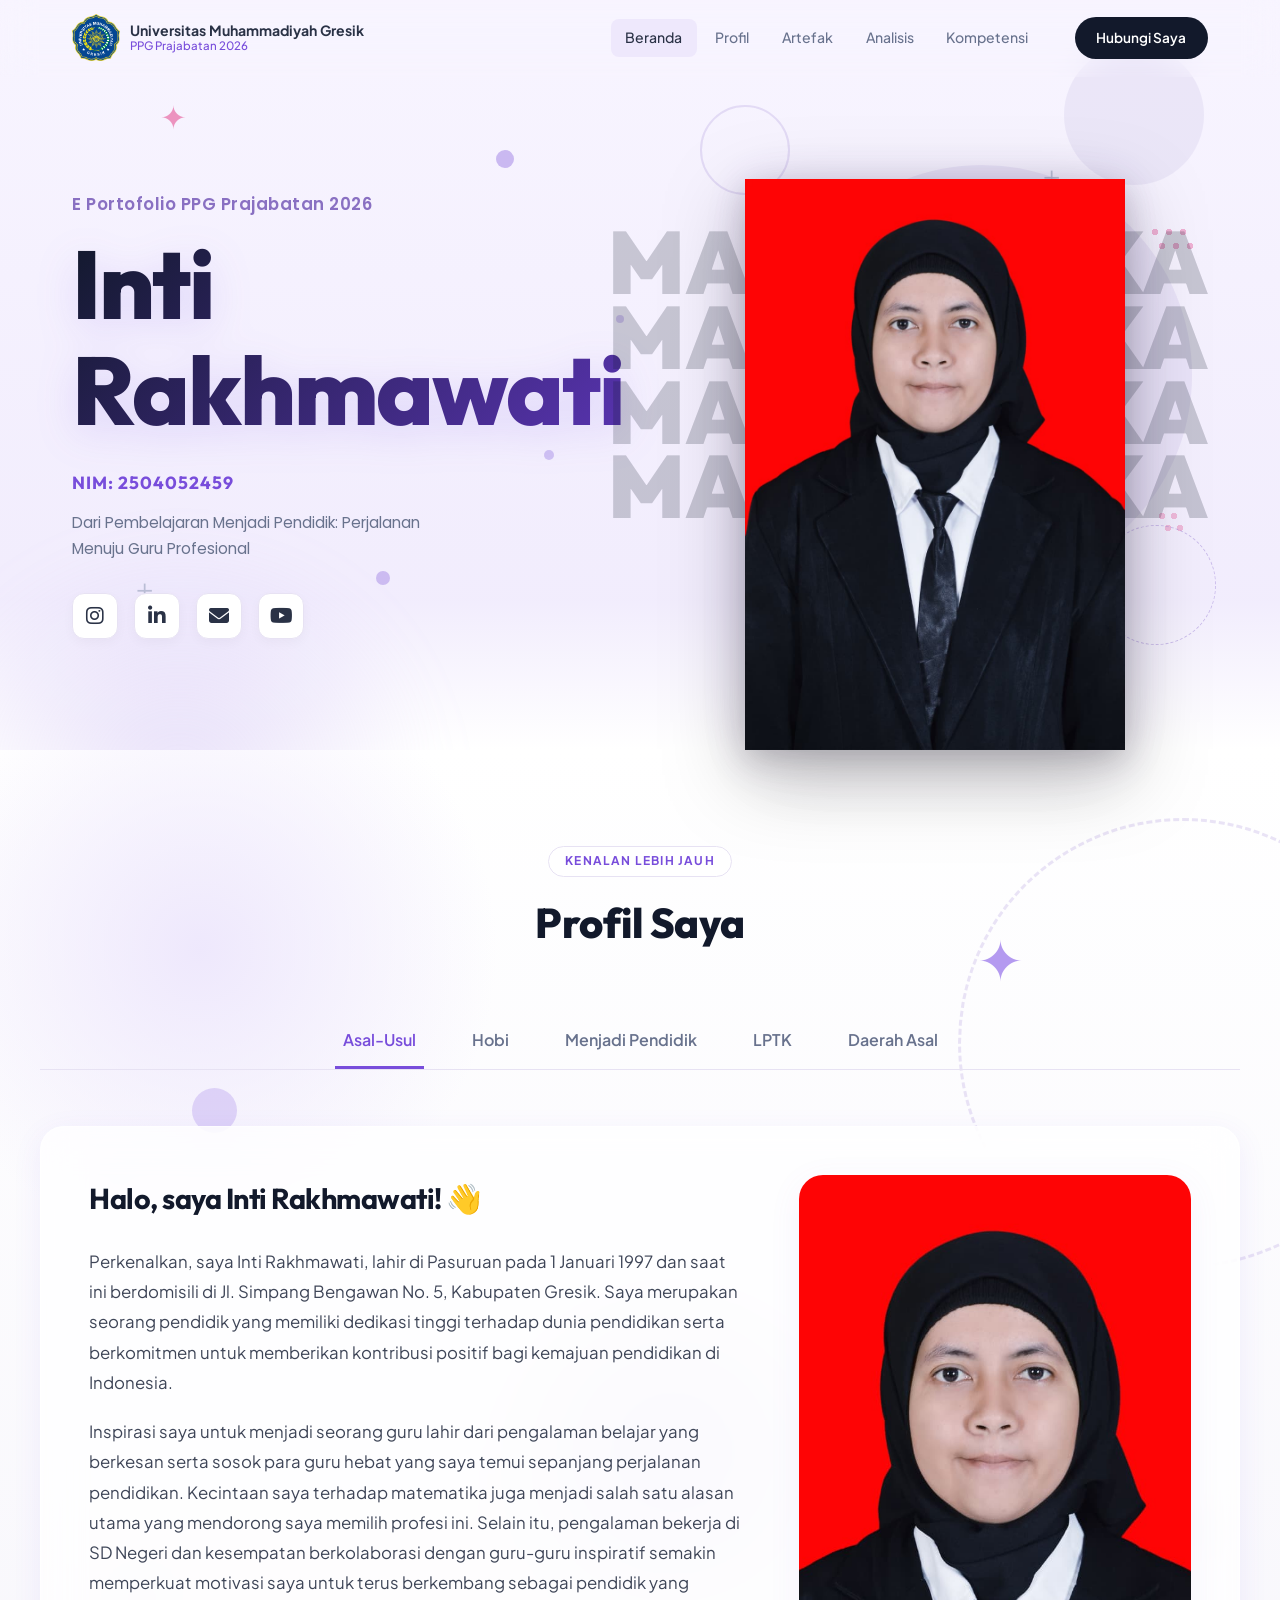
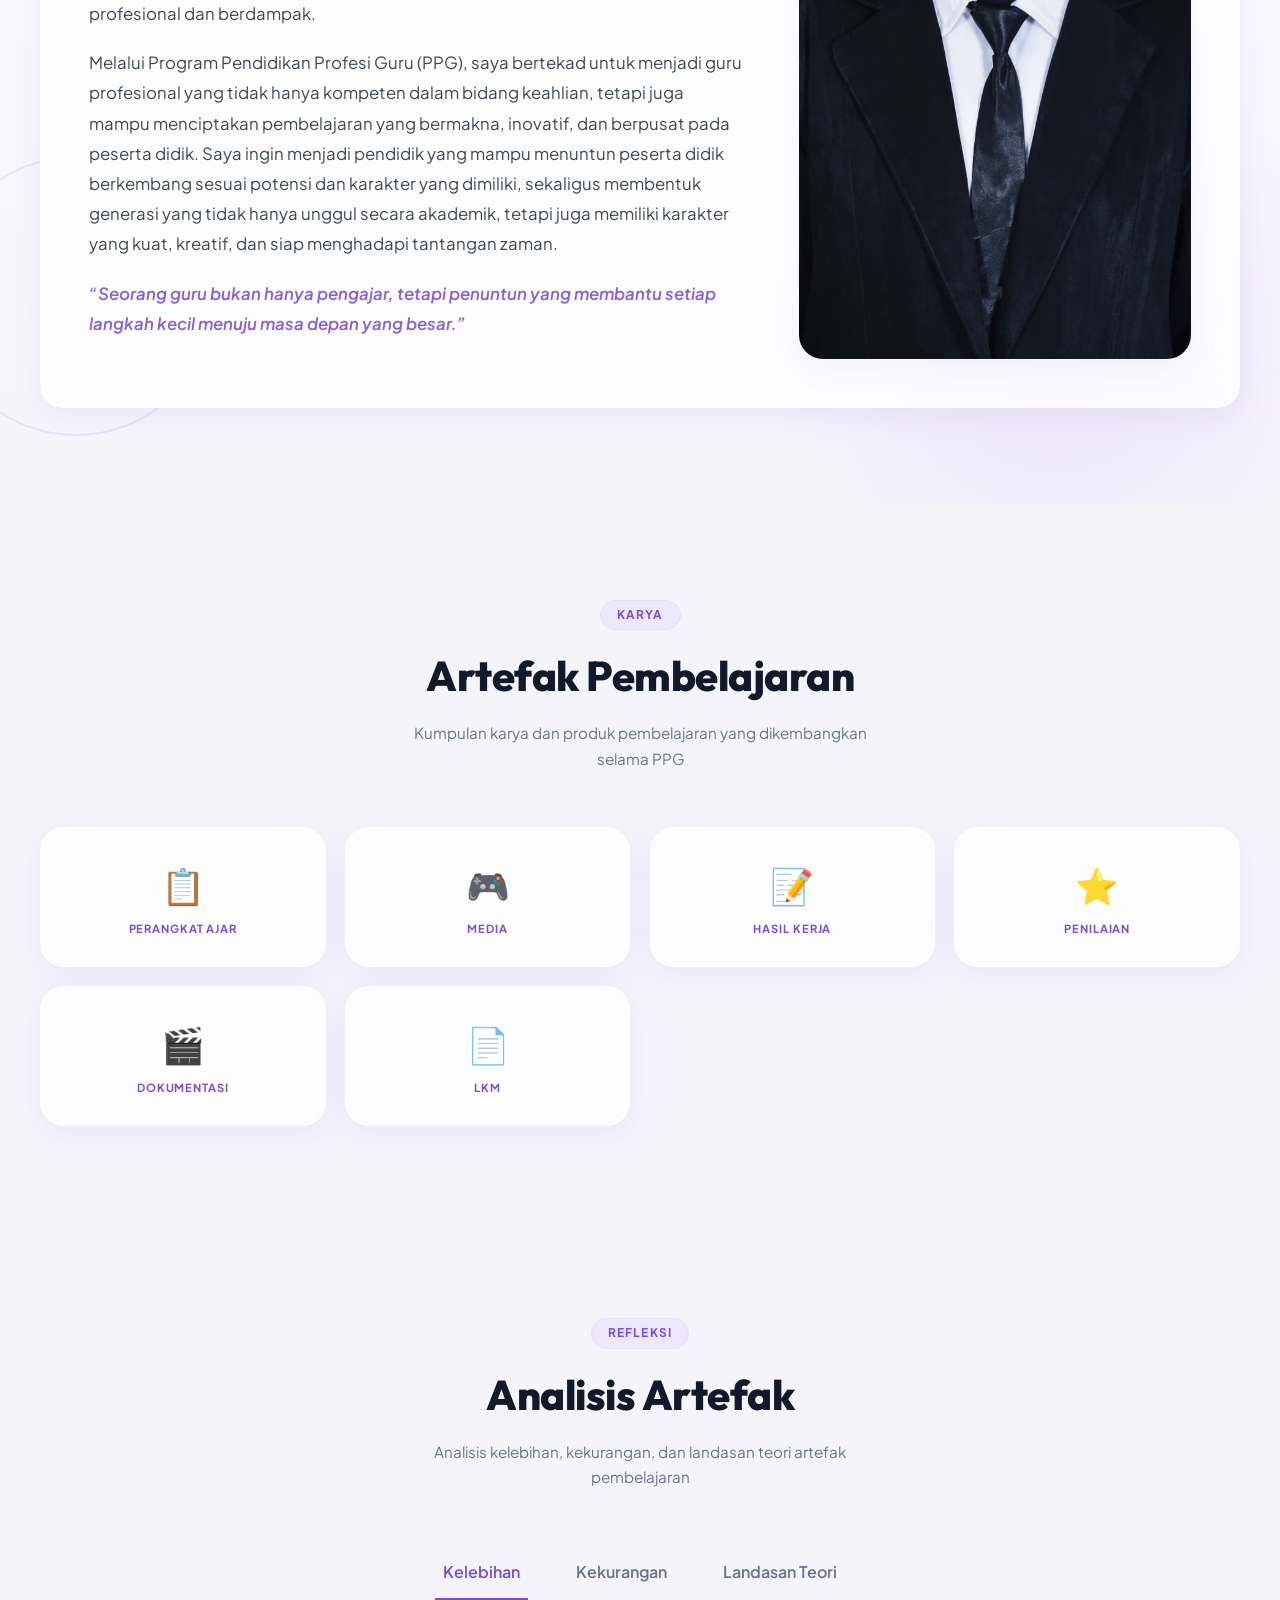
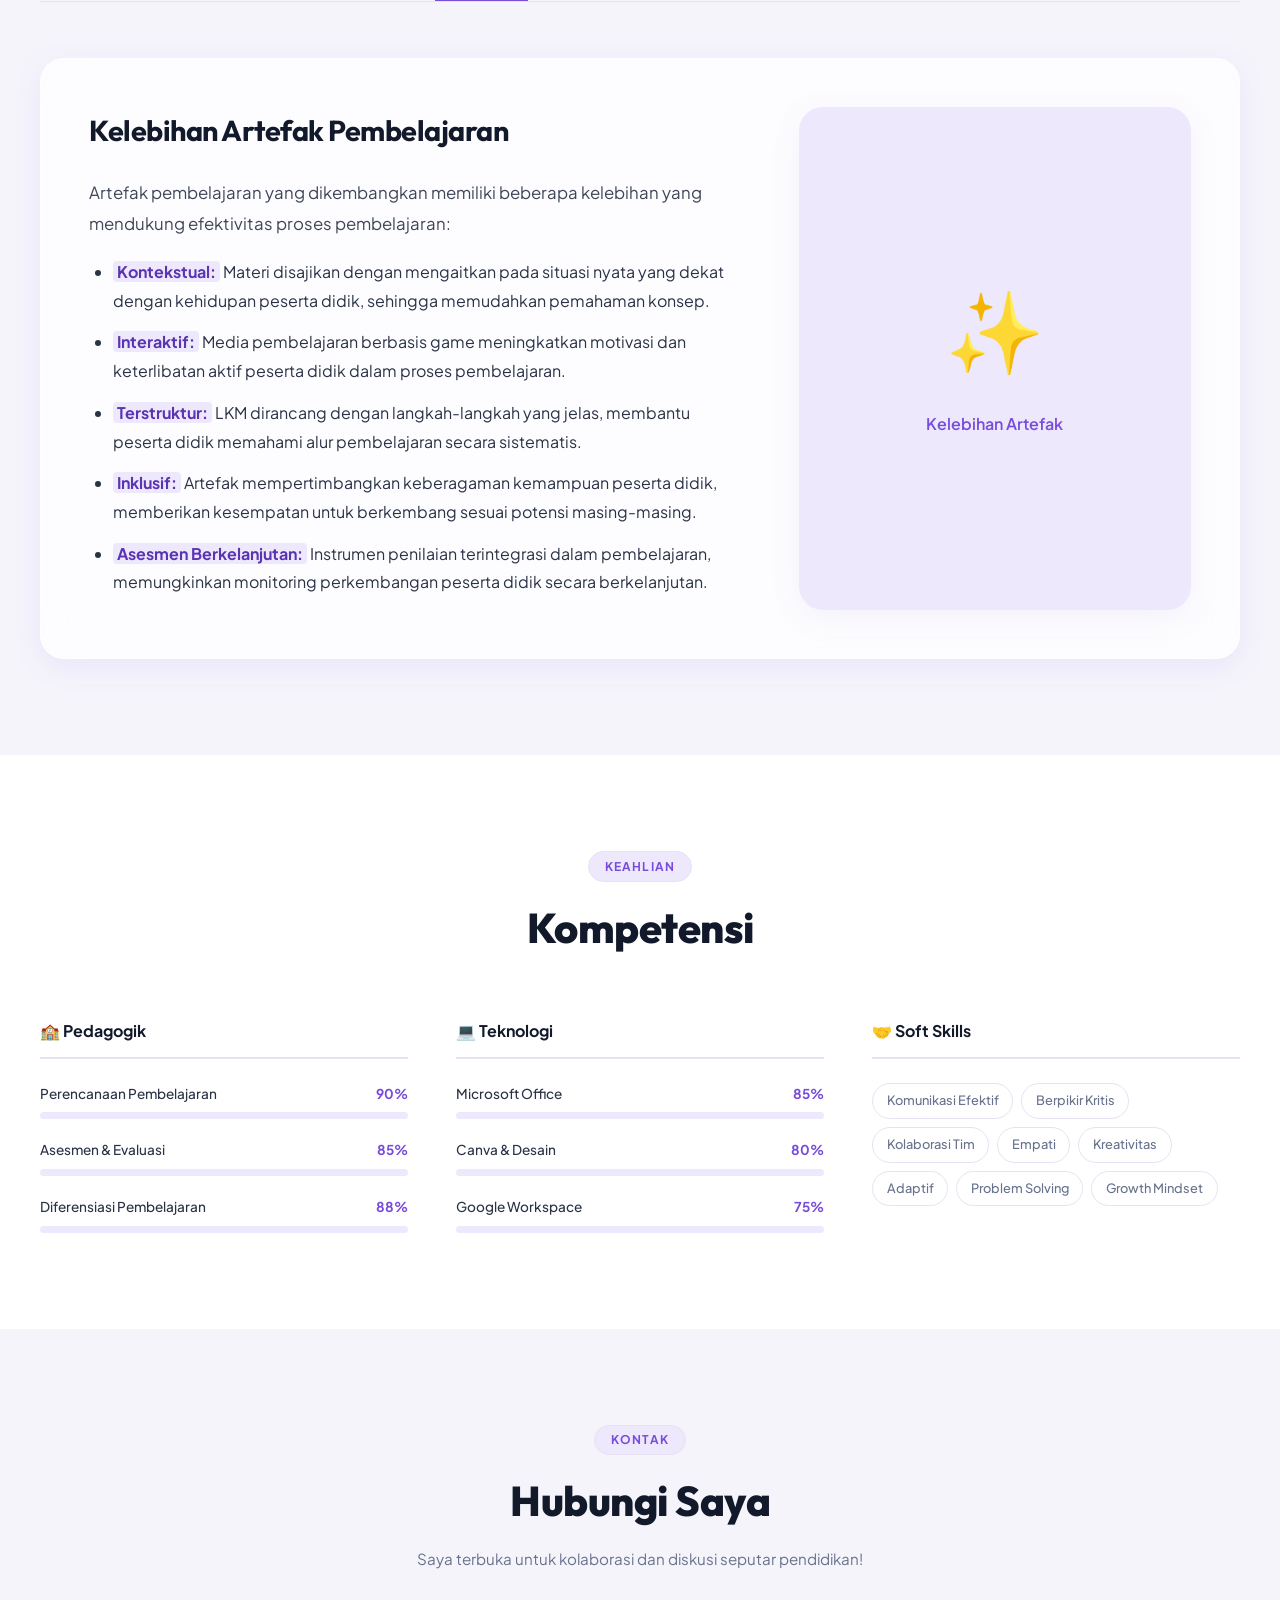
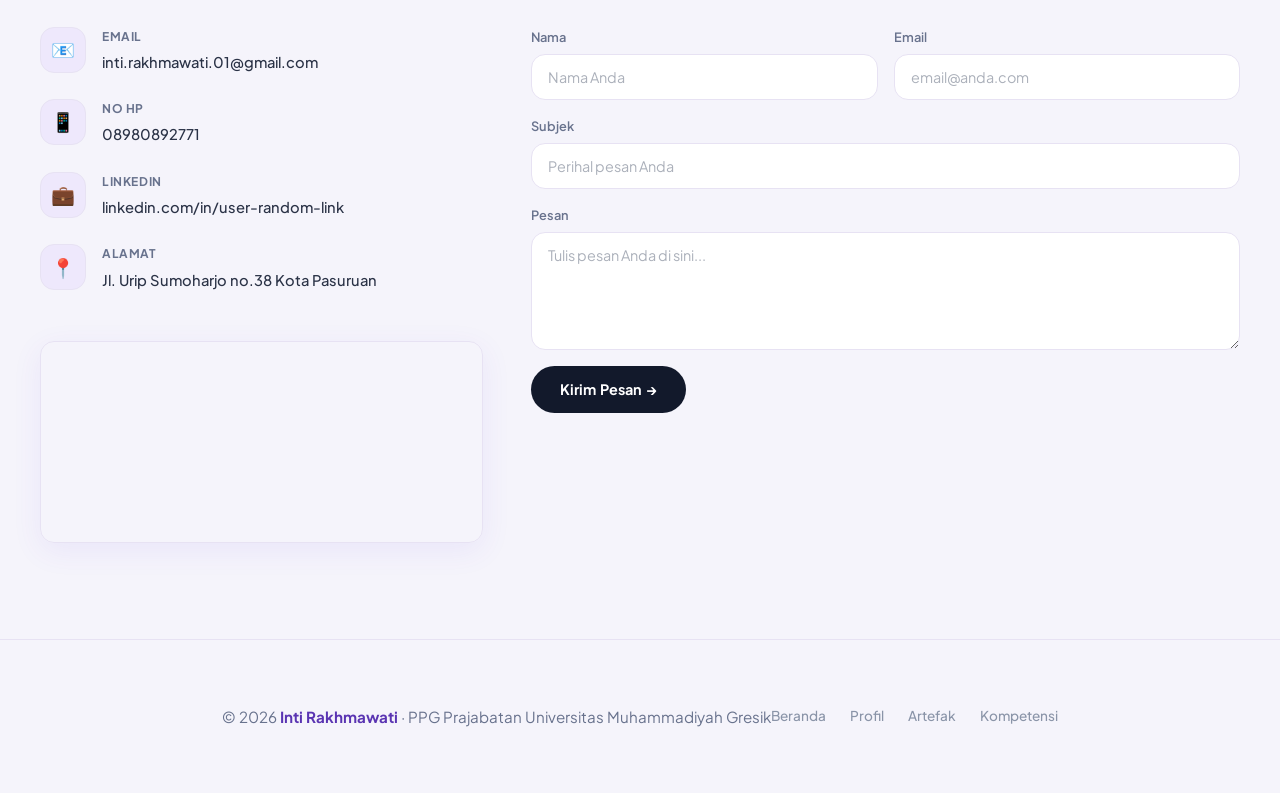
<file: index.html>
<!DOCTYPE html>
<html lang="id">
<head>
  <meta charset="UTF-8" />
  <meta name="viewport" content="width=1200" />
  <title>Portofolio – PPG Prajabatan 2026</title>
  <meta name="description" content="Portofolio profesional mahasiswa PPG Prajabatan 2026 – Pendidik yang Tumbuh Bersama Peserta Didik." />
  <link rel="preconnect" href="https://fonts.googleapis.com" />
  <link rel="preconnect" href="https://fonts.gstatic.com" crossorigin />
  <link href="https://fonts.googleapis.com/css2?family=Poppins:wght@400;500;600;700&family=Outfit:wght@400;500;600;700;800;900&family=Plus+Jakarta+Sans:ital,wght@0,400;0,500;0,600;0,700;1,400&display=swap" rel="stylesheet" />
  <link rel="stylesheet" href="style.css?v=5" />
  <link rel="icon" type="image/png" href="Logo_UMG.png" />
  <link rel="stylesheet" href="https://cdnjs.cloudflare.com/ajax/libs/font-awesome/6.5.1/css/all.min.css" />
</head>
<body>
  <!-- ══════════════════════════════════════════════
       PRELOADER / INTRO ANIMATION
  ══════════════════════════════════════════════ -->
  <div id="preloader">
    <div class="preloader-inner">
      <div class="preloader-logo">
        <img src="Logo_UMG.png" alt="Logo UMG" class="preloader-logo-img" />
      </div>
      <div class="preloader-text">
        <span class="preloader-name">Inti Rakhmawati</span>
        <span class="preloader-sub">PPG Prajabatan 2026</span>
      </div>
      <div class="preloader-bar-wrap">
        <div class="preloader-bar" id="preloaderBar"></div>
      </div>
      <p class="preloader-hint">Memuat Portofolio...</p>
    </div>
    <div class="preloader-bg-text">MATEMATIKA</div>
  </div>

  <div class="page-transition" id="pageTransition"></div>

  <!-- ══════════════════════════════════════════════
       NAVBAR
  ══════════════════════════════════════════════ -->
  <nav class="navbar" id="navbar">
    <div class="nav-container">

      <!-- Logo -->
      <a href="#home" class="nav-brand">
        <!-- Pastikan file logo disimpan dengan nama 'Logo_UMG.png' di folder portfolio -->
        <img src="Logo_UMG.png" alt="Logo UMG" class="nav-logo-img" onerror="this.style.display='none'; this.nextElementSibling.style.display='flex';" />
        <div class="nav-logo-icon" aria-label="Logo universitas" style="display: none;">🏛️</div>
        <div class="nav-brand-text">
          <span class="nav-univ">Universitas Muhammadiyah Gresik</span>
          <span class="nav-sub">PPG Prajabatan 2026</span>
        </div>
      </a>

      <!-- Links -->
      <ul class="nav-links" id="navLinks">
        <li><a href="#home"      class="nav-link active" id="nav-beranda">Beranda</a></li>
        <li><a href="#profil"    class="nav-link"        id="nav-profil">Profil</a></li>
        <li><a href="#artefak"   class="nav-link"        id="nav-artefak">Artefak</a></li>
        <li><a href="#analisis"  class="nav-link"        id="nav-analisis">Analisis</a></li>
        <li><a href="#kompetensi" class="nav-link"       id="nav-kompetensi">Kompetensi</a></li>
      </ul>

      <!-- CTA -->
      <div style="display: flex; align-items: center; gap: 10px;">
        <a href="#kontak" class="btn-hubungi" id="btn-hubungi">Hubungi Saya</a>
      </div>

      <!-- Hamburger -->
      <button class="hamburger" id="hamburger" aria-label="Toggle menu">
        <span></span><span></span><span></span>
      </button>
    </div>
  </nav>

  <!-- ══════════════════════════════════════════════
       HERO / HOME
  ══════════════════════════════════════════════ -->
  <div class="hero-wrapper">
  <section class="hero" id="home">

    <!-- Decorative circles & Ornaments -->
    <div class="deco deco-circle-lg"   aria-hidden="true"></div>
    <div class="deco deco-circle-md"   aria-hidden="true"></div>
    <div class="deco deco-circle-sm-1" aria-hidden="true"></div>
    <div class="deco deco-circle-sm-2" aria-hidden="true"></div>
    <div class="deco deco-circle-sm-3" aria-hidden="true"></div>
    <div class="deco deco-circle-sm-4" aria-hidden="true"></div>
    <div class="deco deco-dot-group-1" aria-hidden="true"></div>
    <div class="deco deco-dot-group-2" aria-hidden="true"></div>
    <div class="deco deco-outline-1"   aria-hidden="true"></div>
    <div class="deco deco-outline-2"   aria-hidden="true"></div>
    <div class="deco deco-blob"        aria-hidden="true"></div>
    <!-- New Ornaments -->
    <div class="deco deco-star-1"      aria-hidden="true">✦</div>
    <div class="deco deco-star-2"      aria-hidden="true">✦</div>
    <div class="deco deco-star-3"      aria-hidden="true">✦</div>
    <div class="deco deco-plus-1"      aria-hidden="true">+</div>
    <div class="deco deco-plus-2"      aria-hidden="true">+</div>
    <div class="deco deco-ring-1"      aria-hidden="true"></div>

    <!-- Left content -->
    <div class="hero-left">
      <p class="hero-eyebrow">E Portofolio PPG Prajabatan 2026</p>
      <div style="animation: fadeInUp 0.6s 0.1s ease both; display: inline-block;">
        <h1 class="hero-name">
          Inti<br />Rakhmawati
        </h1>
      </div>
      <p style="font-family: 'Outfit', sans-serif; font-size: 1.1rem; color: var(--purple); font-weight: 700; margin-bottom: 0.8rem; letter-spacing: 1px; animation: fadeInUp 0.6s 0.15s ease both; opacity: 0.85;">
        NIM: 2504052459
      </p>
      <p class="hero-tagline">
        Dari Pembelajaran Menjadi Pendidik: Perjalanan<br />
        Menuju Guru Profesional
      </p>
      <div class="hero-socials">
        <a href="https://instagram.com/han_2097" class="social-btn sb-ig" target="_blank" rel="noopener" title="Instagram">
          <i class="fa-brands fa-instagram"></i>
        </a>
        <a href="https://www.linkedin.com/in/inti-rakhmawati-41a758197" class="social-btn sb-li" target="_blank" rel="noopener" title="LinkedIn">
          <i class="fa-brands fa-linkedin-in"></i>
        </a>
        <a href="mailto:inti.rakhmawati.01@gmail.com" class="social-btn sb-em" title="Email">
          <i class="fa-solid fa-envelope"></i>
        </a>
        <a href="https://www.youtube.com/@IntiRakhmawati" class="social-btn sb-yt" target="_blank" rel="noopener" title="YouTube">
          <i class="fa-brands fa-youtube"></i>
        </a>
      </div>
    </div>

    <!-- Right – photo -->
    <div class="hero-right">
      <div class="hero-bg-text">MATEMATIKA<br>MATEMATIKA<br>MATEMATIKA<br>MATEMATIKA</div>
      <div class="photo-wrap">
        <!-- Ganti src di bawah ini dengan foto kamu, contoh: src="foto.png" -->
        <img
          src="photo-profil.jpeg"
          alt="Foto Profil"
          class="hero-photo"
          id="hero-photo"
          onerror="this.style.display='none'; document.getElementById('photo-placeholder').style.display='flex';"
        />
        <!-- Placeholder jika foto belum ada -->
        <div class="photo-placeholder" id="photo-placeholder">
          <span class="photo-placeholder-icon">👤</span>
        </div>
      </div>
    </div>

  </section>
  </div><!-- /.hero-wrapper -->

  <section class="section" id="profil" style="position: relative; overflow: hidden; background: linear-gradient(180deg, var(--white) 0%, var(--bg-alt) 100%); padding-top: 6rem;">

    
    <!-- Ornaments Profil (Premium Aesthetic) -->
    <div style="position: absolute; top: -100px; left: -100px; width: 600px; height: 600px; background: radial-gradient(circle, var(--purple-soft) 0%, transparent 70%); border-radius: 50%; animation: blobPulse 10s infinite; z-index: 0; pointer-events: none;"></div>
    <div style="position: absolute; bottom: -150px; right: -100px; width: 650px; height: 650px; background: radial-gradient(circle, hsl(258,70%,88%,0.4) 0%, transparent 65%); border-radius: 50%; animation: floatY 8s infinite alternate; z-index: 0; pointer-events: none;"></div>

    <div style="position: absolute; top: 35%; left: 35%; width: 450px; height: 450px; background: radial-gradient(circle, hsl(258,60%,92%,0.7) 0%, transparent 60%); border-radius: 50%; animation: blobPulse 12s infinite alternate-reverse; z-index: 0; pointer-events: none;"></div>

    <!-- Huge Rings & Small Circles -->
    <div style="position: absolute; top: 5%; right: -10%; width: 450px; height: 450px; border: 3px dashed hsl(258,50%,80%,0.35); border-radius: 50%; animation: spin 25s linear infinite; z-index: 0; pointer-events: none;"></div>
    <div style="position: absolute; bottom: 5%; left: -5%; width: 280px; height: 280px; border: 2px solid hsl(258,50%,85%,0.4); border-radius: 50%; animation: spin 20s linear infinite reverse; z-index: 0; pointer-events: none;"></div>
    <div style="position: absolute; top: 60%; right: 10%; width: 90px; height: 90px; background: hsl(258,60%,85%,0.35); border-radius: 50%; animation: floatY 5s infinite 1s; z-index: 0; pointer-events: none;"></div>
    <div style="position: absolute; top: 25%; left: 15%; width: 45px; height: 45px; background: hsl(258,70%,80%,0.45); border-radius: 50%; animation: floatY 6s infinite 0.5s; z-index: 0; pointer-events: none;"></div>

    <!-- Floating Icons (Stars, Plus) -->
    <div style="position: absolute; top: 12%; right: 20%; font-size: 3.5rem; color: var(--purple-light); opacity: 0.8; animation: spin 14s linear infinite; z-index: 0; pointer-events: none;">✦</div>
    <div style="position: absolute; bottom: 35%; left: 10%; font-size: 2.8rem; color: var(--purple-light); opacity: 0.7; animation: pulse 3s infinite alternate; z-index: 0; pointer-events: none;">+</div>
    <div style="position: absolute; bottom: 15%; right: 30%; font-size: 1.8rem; color: hsl(330,70%,80%); opacity: 0.9; animation: spin 8s linear infinite reverse; z-index: 0; pointer-events: none;">✦</div>
    <div style="position: absolute; top: 30%; left: 8%; font-size: 2.2rem; color: var(--text-muted); opacity: 0.25; animation: pulse 4s infinite alternate; z-index: 0; pointer-events: none;">+</div>
    <div style="position: absolute; top: 55%; right: 5%; font-size: 2.5rem; color: var(--text-muted); opacity: 0.2; animation: spin 16s linear infinite; z-index: 0; pointer-events: none;">✦</div>

    <div class="container" style="position: relative; z-index: 1;">
      <div class="section-header">
        <span class="section-tag" style="background: var(--white);">Kenalan Lebih Jauh</span>
        <h2 class="section-title">Profil Saya</h2>
      </div>
      
      <!-- TAB NAVIGATION -->
      <div class="tabs-nav reveal">
        <button class="tab-btn active" data-target="tab-asal">Asal-Usul</button>
        <button class="tab-btn" data-target="tab-hobi">Hobi</button>
        <button class="tab-btn" data-target="tab-alasan">Menjadi Pendidik</button>
        <button class="tab-btn" data-target="tab-lptk">LPTK</button>
        <button class="tab-btn" data-target="tab-daerah">Daerah Asal</button>
      </div>

      <!-- TAB CONTENT -->
      <div class="tabs-content">
        
        <!-- Tab 1: Asal-Usul -->
        <div class="tab-panel active" id="tab-asal">
          <div class="profil-grid reveal">
            <div class="profil-text">
              <h3>Halo, saya Inti Rakhmawati! 👋</h3>
              <p>Perkenalkan, saya Inti Rakhmawati, lahir di Pasuruan pada 1 Januari 1997 dan saat ini berdomisili di Jl. Simpang Bengawan No. 5, Kabupaten Gresik. Saya merupakan seorang pendidik yang memiliki dedikasi tinggi terhadap dunia pendidikan serta berkomitmen untuk memberikan kontribusi positif bagi kemajuan pendidikan di Indonesia.</p>


              <p>Inspirasi saya untuk menjadi seorang guru lahir dari pengalaman belajar yang berkesan serta sosok para guru hebat yang saya temui sepanjang perjalanan pendidikan. Kecintaan saya terhadap matematika juga menjadi salah satu alasan utama yang mendorong saya memilih profesi ini. Selain itu, pengalaman bekerja di SD Negeri dan kesempatan berkolaborasi dengan guru-guru inspiratif semakin memperkuat motivasi saya untuk terus berkembang sebagai pendidik yang profesional dan berdampak.</p>

              <p>Melalui Program Pendidikan Profesi Guru (PPG), saya bertekad untuk menjadi guru profesional yang tidak hanya kompeten dalam bidang keahlian, tetapi juga mampu menciptakan pembelajaran yang bermakna, inovatif, dan berpusat pada peserta didik. Saya ingin menjadi pendidik yang mampu menuntun peserta didik berkembang sesuai potensi dan karakter yang dimiliki, sekaligus membentuk generasi yang tidak hanya unggul secara akademik, tetapi juga memiliki karakter yang kuat, kreatif, dan siap menghadapi tantangan zaman.</p>

              <p style="font-style: italic; color: var(--purple); font-weight: 600; margin-top: 1rem;">
                “Seorang guru bukan hanya pengajar, tetapi penuntun yang membantu setiap langkah kecil menuju masa depan yang besar.”
              </p>
            </div>
            <div class="profil-image-wrap" style="min-height: 400px; border-radius: var(--radius-lg); overflow: hidden; box-shadow: 0 8px 32px hsl(258,60%,62%,0.08); position: relative; display: flex; flex-direction: column;">
               <img src="photo-profil.jpeg" alt="Foto Satriya" style="position: absolute; top: 0; left: 0; width: 100%; height: 100%; object-fit: cover; object-position: center 30%;" onerror="this.style.display='none'; this.nextElementSibling.style.display='flex';" />
               <div class="photo-placeholder" style="display:none; width:100%; height:100%; min-height: 400px; align-items:center; justify-content:center; flex-direction:column; background:var(--purple-soft); border:2.5px dashed var(--purple-light); border-radius:var(--radius-lg); text-align:center; position: relative;">
                 <span class="photo-placeholder-icon" style="font-size:4.5rem; margin-bottom:1rem;">🏛️</span>
                 <p style="color:var(--text-muted); font-size:1.05rem; line-height:1.6;"> Boyolali ➔ Klaten ➔ UNS <br> <strong>Profil & Perjalanan</strong> </p>
               </div>
            </div>
          </div>
        </div>

        <!-- Tab 2: Hobi -->
        <div class="tab-panel" id="tab-hobi">
          <div class="hobi-interactive-container reveal">
            <div class="hobi-nav-list">
              <button class="hobi-nav-btn active" data-hobi-target="hobi-item-hiking">
                <span class="hobi-nav-title">Hiking</span>
              </button>
              <button class="hobi-nav-btn" data-hobi-target="hobi-item-fotografi">
                <span class="hobi-nav-title">Fotografi</span>
              </button>
              <button class="hobi-nav-btn" data-hobi-target="hobi-item-traveling">
                <span class="hobi-nav-title">Traveling</span>
              </button>
            </div>
            
            <div class="hobi-content-display">
              <!-- Hiking Slider Item -->
              <div class="hobi-display-item active" id="hobi-item-hiking">
                <div class="hobi-display-img">
                  <div class="polaroid-frame">
                    <img src="hobi-hiking.jpeg" alt="Hiking" onerror="this.style.display='none'; this.nextElementSibling.style.display='flex';" />
                    <div class="hobi-placeholder" style="display:none;">🏕️<br><code>foto-hiking.jpg</code></div>
                    <span class="photo-caption">Bukit Premium</span>
                  </div>
                </div>
                <div class="hobi-display-text">
                  <h4>Hiking</h4>
                  <p style="margin-bottom: 0.8rem;">Hiking adalah hobi yang indah karena mengajarkan kita untuk berhenti sejenak dari hiruk-pikuk kehidupan dan kembali mendengarkan diri sendiri. Di setiap langkah, kita belajar tentang kesabaran, ketekunan, dan arti menikmati proses tanpa terburu-buru. Nafas yang terasa berat justru menjadi pengingat bahwa kita sedang benar-benar hidup.</p>
                  <p>Di tengah alam yang sunyi dan sederhana, kita menemukan ketenangan yang tidak bisa didapatkan di tempat lain. Hiking bukan hanya tentang mencapai puncak, tetapi tentang perjalanan itu sendiri tentang bagaimana kita belajar bersyukur, menghargai setiap langkah, dan pulang dengan hati yang lebih tenang.</p>
                </div>
              </div>
              
              <!-- Fotografi Slider Item -->
              <div class="hobi-display-item" id="hobi-item-fotografi">
                <div class="hobi-display-img">
                  <div class="polaroid-frame">
                    <img src="hobi-fotografi.jpeg" alt="Fotografi" onerror="this.style.display='none'; this.nextElementSibling.style.display='flex';" />
                    <div class="hobi-placeholder" style="display:none;">📸<br><code>hobi-fotografi.png</code></div>
                    <span class="photo-caption">Photography</span>
                  </div>
                </div>
                <div class="hobi-display-text">
                  <h4>Fotografi</h4>
                  <p>Menangkap momen-momen bermakna dan mengabadikan peristiwa berharga di sekitar saya lewat lensa kamera.</p>
                </div>
              </div>

              <!-- Traveling Slider Item -->
              <div class="hobi-display-item" id="hobi-item-traveling">
                <div class="hobi-display-img">
                  <div class="polaroid-frame">
                    <img src="hobi-traveling.jpeg" alt="Traveling" onerror="this.style.display='none'; this.nextElementSibling.style.display='flex';" />
                    <div class="hobi-placeholder" style="display:none;">🚗<br><code>foto-traveling.jpg</code></div>
                    <span class="photo-caption">Traveling</span>
                  </div>
                </div>
                <div class="hobi-display-text">
                  <h4>Traveling</h4>
                  <p>Bepergian ke tempat baru, mempelajari budaya lokal, selalu dapat memperluas wawasan dan pengalaman hidup saya.</p>
                </div>
              </div>
            </div>
          </div>
        </div>

        <!-- Tab 3: Alasan Pendidik -->
        <div class="tab-panel" id="tab-alasan">
           <div class="alasan-wrap">
              <!-- Special Ornaments for Tab 3 -->
              <div class="alasan-ornament alasan-ornament-1">✦</div>
              <div class="alasan-ornament alasan-ornament-2">✦</div>
              <div class="alasan-ornament alasan-ornament-3">+</div>
              <div class="alasan-ornament alasan-ornament-4">+</div>

              <div class="alasan-icon alasan-icon-anim" style="font-size: 4rem; margin-bottom: 1.25rem;">🎓</div>
              <h3 class="alasan-highlight" style="background: var(--purple-soft); display: inline-block; padding: 0.2rem 1rem; border-radius: 99px; color: var(--purple); font-family: 'Outfit', sans-serif; font-size: 1.85rem; margin-bottom: 1.5rem;">Sebuah Panggilan Hati</h3>
              
              <div style="text-align: left; margin-top: 1.5rem; position: relative; z-index: 2;">
                <p>Saya memilih menjadi guru karena menyadari bahwa pendidikan memiliki peran besar dalam membentuk masa depan seseorang. Keinginan ini tumbuh dari pengalaman belajar yang saya jalani serta semakin kuat saat menjadi tutor di Rumah Belajar. Dari sana, saya merasakan bahwa berbagi ilmu dan membantu orang lain memahami sesuatu memberikan kepuasan tersendiri.</p>
                <p>Pengalaman mengajar di SD Negeri semakin mempertegas pilihan saya untuk menjadi pendidik. Saya memahami bahwa setiap peserta didik memiliki potensi yang berbeda dan membutuhkan bimbingan yang tepat. Oleh karena itu, saya ingin menjadi guru profesional yang tidak hanya mengajar, tetapi juga membimbing dan menginspirasi, serta menciptakan pembelajaran yang bermakna bagi peserta didik.</p>
              </div>
           </div>
        </div>

        <!-- Tab 4: LPTK -->
        <div class="tab-panel" id="tab-lptk">
          <div class="profil-grid reveal">
            <div class="profil-text">
              <h3>Kampus LPTK 🏛️</h3>
              <p>Informasi kampus tempat saya menempuh pendidikan PPG Prajabatan.</p>
              <div style="margin-top: 1.5rem;">
                <div style="background: var(--bg-alt); padding: 1.5rem; border-radius: var(--radius-md); border-left: 4px solid var(--purple);">
                  <h4 style="color: var(--purple); margin-bottom: 0.75rem;">KAMPUS LPTK</h4>
                  <p style="font-weight: 700; margin-bottom: 0.5rem;">UNIVERSITAS MUHAMMADIYAH GRESIK</p>
                  <p style="color: var(--text-muted); line-height: 1.7;">Jl. Sumatera No.101, Gn. Malang, Randuagung, Kec. Kebomas, Kabupaten Gresik, Jawa Timur 61121</p>
                </div>
              </div>
              <!-- Map -->
              <div style="margin-top: 1.5rem;">
                <iframe 
                  src="https://www.google.com/maps/embed?pb=!1m18!1m12!1m3!1d3956.1234567890123!2d112.65000000000000!3d-7.150000000000000!2m3!1f0!2f0!3f0!3m2!1i1024!2i768!4f13.1!3m3!1m2!1s0x2dd628f6e8f9f9f9%3A0x1234567890abcdef!2sUniversitas%20Muhammadiyah%20Gresik!5e0!3m2!1sen!2sid!4v1713597600000!5m2!1sen!2sid" 
                  width="100%" 
                  height="300" 
                  style="border:0; border-radius: var(--radius-md);" 
                  allowfullscreen="" 
                  loading="lazy">
                </iframe>
              </div>
            </div>
          </div>
        </div>

        <!-- Tab 5: Daerah Asal -->
        <div class="tab-panel" id="tab-daerah">
          <div class="hobi-interactive-container reveal">
            <div class="hobi-nav-list">
              <button class="hobi-nav-btn active" data-hobi-target="daerah-item-payung">
                <span class="hobi-nav-title">Payung Madinah</span>
              </button>
              <button class="hobi-nav-btn" data-hobi-target="daerah-item-pasar">
                <span class="hobi-nav-title">Pasar Meubel</span>
              </button>
              <button class="hobi-nav-btn" data-hobi-target="daerah-item-kuliner">
                <span class="hobi-nav-title">Kuliner</span>
              </button>
              <button class="hobi-nav-btn" data-hobi-target="daerah-item-wisata">
                <span class="hobi-nav-title">Wisata Religi</span>
              </button>
            </div>
            
            <div class="hobi-content-display">
              <!-- Payung Madinah Item -->
              <div class="hobi-display-item active" id="daerah-item-payung">
                <div class="hobi-display-img">
                  <div class="polaroid-frame">
                    <img src="payung-madinah.png" alt="Payung Madinah" onerror="this.style.display='none'; this.nextElementSibling.style.display='flex';" />
                    <div class="hobi-placeholder" style="display:none;">☂️<br><code>payung-madinah.png</code></div>
                    <span class="photo-caption">Payung Madinah Pasuruan</span>
                  </div>
                </div>
                <div class="hobi-display-text">
                  <h4>Payung Madinah</h4>
                  <p style="margin-bottom: 0.8rem;">Payung Madinah Pasuruan merupakan objek wisata religi ikonik yang terletak di kawasan Alun-Alun Kota Pasuruan, tepat di depan Masjid Agung Al-Anwar.</p>
                  <p>Kehadiran payung-payung raksasa hidrolik ini membuat Kota Pasuruan kerap dijuluki sebagai "Madinah Van Java". Payung-payung ini dapat dibuka dan ditutup secara otomatis, menambah keindahan dan daya tarik bagi wisatawan yang berkunjung.</p>
                </div>
              </div>
              
              <!-- Pasar Meubel Item -->
              <div class="hobi-display-item" id="daerah-item-pasar">
                <div class="hobi-display-img">
                  <div class="polaroid-frame">
                    <img src="mebel-bukir.webp" alt="Pasar Meubel" onerror="this.style.display='none'; this.nextElementSibling.style.display='flex';" />
                    <div class="hobi-placeholder" style="display:none;">🏪<br><code>pasar-meubel.png</code></div>
                    <span class="photo-caption">Pasar Meubel</span>
                  </div>
                </div>
                <div class="hobi-display-text">
                  <h4>Pasar Meubel</h4>
                  <p style="margin-bottom: 0.8rem;">Pasar Meubel Pasuruan adalah pusat perdagangan furnitur dan mebel yang terkenal di Jawa Timur. Pasar ini menyediakan berbagai jenis furnitur berkualitas dengan harga terjangkau.</p>
                  <p>Sebagai salah satu ikon ekonomi Kota Pasuruan, Pasar Meubel menjadi tujuan utama bagi masyarakat yang mencari kebutuhan perabotan rumah tangga serta menjadi sumber penghidupan bagi banyak pengrajin lokal.</p>
                </div>
              </div>

              <!-- Kuliner Item -->
              <div class="hobi-display-item" id="daerah-item-kuliner">
                <div class="hobi-display-img">
                  <div class="polaroid-frame">
                    <img src="kuliner-pasuruan.webp" alt="Kuliner" onerror="this.style.display='none'; this.nextElementSibling.style.display='flex';" />
                    <div class="hobi-placeholder" style="display:none;">🍜<br><code>kuliner-pasuruan.png</code></div>
                    <span class="photo-caption">Kuliner Khas</span>
                  </div>
                </div>
                <div class="hobi-display-text">
                  <h4>Kuliner</h4>
                  <p style="margin-bottom: 0.8rem;">Kuliner khas Pasuruan menawarkan perpaduan cita rasa gurih, manis, dan pedas autentik Jawa Timur yang sangat memanjakan lidah. Destinasi kuliner di wilayah ini sangat beragam, mulai dari makanan berat legendaris yang kaya rempah seperti Nasi Punel dan Rawon Sakinah, hidangan laut unik seperti Kupang Kraton, hingga jajanan manis tradisional berupa Bipang Jangkar.</p>
                  <div style="margin-top: 1.5rem;">
                    <h5 style="color: var(--purple); margin-bottom: 0.75rem; font-size: 0.95rem;">Kuliner Populer:</h5>
                    <div style="display: flex; gap: 1rem; flex-wrap: wrap;">
                      <div style="flex: 1; min-width: 120px;">
                        <img src="bipang-jangkar.jpg" alt="Bipang Jangkar" style="width: 100%; border-radius: var(--radius-md); object-fit: cover; max-height: 120px;" onerror="this.style.display='none'; this.nextElementSibling.style.display='flex';" />
                        <div style="display:none; width:100%; height:80px; align-items:center; justify-content:center; background:var(--purple-soft); border:2px dashed var(--purple-light); border-radius:var(--radius-md); text-align:center;">
                          <span style="font-size:2rem;">🍖</span>
                        </div>
                        <p style="font-size: 0.8rem; text-align: center; margin-top: 0.5rem; color: var(--text-muted);">Bipang Jangkar</p>
                      </div>
                      <div style="flex: 1; min-width: 120px;">
                        <img src="roti-matahari.png" alt="Roti Matahari" style="width: 100%; border-radius: var(--radius-md); object-fit: cover; max-height: 120px;" onerror="this.style.display='none'; this.nextElementSibling.style.display='flex';" />
                        <div style="display:none; width:100%; height:80px; align-items:center; justify-content:center; background:var(--purple-soft); border:2px dashed var(--purple-light); border-radius:var(--radius-md); text-align:center;">
                          <span style="font-size:2rem;">🥐</span>
                        </div>
                        <p style="font-size: 0.8rem; text-align: center; margin-top: 0.5rem; color: var(--text-muted);">Roti Matahari</p>
                      </div>
                    </div>
                  </div>
                </div>
              </div>

              <!-- Wisata Religi Item -->
              <div class="hobi-display-item" id="daerah-item-wisata">
                <div class="hobi-display-img">
                  <div class="polaroid-frame">
                    <img src="wisata-religi.jpg" alt="Wisata Religi" onerror="this.style.display='none'; this.nextElementSibling.style.display='flex';" />
                    <div class="hobi-placeholder" style="display:none;">🕌<br><code>wisata-religi.png</code></div>
                    <span class="photo-caption">Makam KH.Abdul Hamid</span>
                  </div>
                </div>
                <div class="hobi-display-text">
                  <h4>Wisata Religi</h4>
                  <p style="margin-bottom: 0.8rem;">Pasuruan memiliki banyak situs wisata religi yang menarik dikunjungi, termasuk makam-makam keramat dan masjid bersejarah yang menjadi tempat ziarah.</p>
                  <p>Wisata religi di Pasuruan tidak hanya menjadi tujuan spiritual, tetapi juga sebagai sarana memperdalam pemahaman tentang sejarah dan budaya Islam di kawasan ini.</p>
                </div>
              </div>
            </div>
          </div>
        </div>

      </div>
    </div>
  </section>

  <!-- ══════════════════════════════════════════════
       ARTEFAK
  ══════════════════════════════════════════════ -->
  <section class="section section-alt" id="artefak">
    <div class="container">
      <div class="section-header">
        <span class="section-tag">Karya</span>
        <h2 class="section-title">Artefak Pembelajaran</h2>
        <p class="section-desc">Kumpulan karya dan produk pembelajaran yang dikembangkan selama PPG</p>
      </div>
      <div class="artefak-grid">

        <a href="perangkat-ajar.html" class="artefak-card" id="art-1">
          <div class="artefak-icon">📋</div>
          <div class="artefak-badge">Perangkat Ajar</div>
          <h3>RPP Perencanaan Pembelajaran</h3>
          <p>Dokumen perencanaan pembelajaran mendalam mencakup proyeksi ortogonal dengan model PJBL.</p>
          <div class="artefak-tags"><span>RPP</span><span>PJBL</span></div>
        </a>

        <a href="media-pembelajaran.html" class="artefak-card" id="art-2">
          <div class="artefak-icon">🎮</div>
          <div class="artefak-badge">Media</div>
          <h3>Media Pembelajaran Interaktif</h3>
          <p>Pengembangan media Interaktif untuk meningkatkan motivasi belajar peserta didik.</p>
          <div class="artefak-tags"><span>PPT</span><span>ZEP QUIZ</span></div>
        </a>

        <a href="hasil-kerja-murid.html" class="artefak-card" id="art-3">
          <div class="artefak-icon">📝</div>
          <div class="artefak-badge">Hasil Kerja</div>
          <h3>Contoh Hasil Kerja Siswa</h3>
          <p>Kumpulan artefak hasil pekerjaan peserta didik yang menunjukkan capaian kompetensi pembelajaran.</p>
          <div class="artefak-tags"><span>Portofolio</span><span>Siswa</span></div>
        </a>

        <a href="penilaian.html" class="artefak-card" id="art-4">
          <div class="artefak-icon">⭐</div>
          <div class="artefak-badge">Penilaian</div>
          <h3>Penilaian GP dan DPL</h3>
          <p>Lembar refleksi dan penilaian kinerja dari Guru Pamong serta DPL selama praktik lapangan.</p>
          <div class="artefak-tags"><span>Refleksi</span><span>Penilaian</span></div>
        </a>

        <a href="dokumentasi.html" class="artefak-card" id="art-5">
          <div class="artefak-icon">🎬</div>
          <div class="artefak-badge">Dokumentasi</div>
          <h3>Dokumentasi Pembelajaran</h3>
          <p>Rekaman proses pembelajaran di kelas sebagai bagian dari dokumentasi praktik mengajar.</p>
          <div class="artefak-tags"><span>Dokumentasi</span><span>Praktik</span></div>
        </a>

        <a href="lkm.html" class="artefak-card" id="art-6">
          <div class="artefak-icon">📄</div>
          <div class="artefak-badge">LKM</div>
          <h3>Lembar Kerja Murid</h3>
          <p><strong>Arsip lembar kerja murid dalam pembelajaran statistika</strong>   <div class="artefak-tags"><span>LKM</span><span>Asesmen</span></div>
        </a>

      </div>
    </div>
  </section>

  <!-- ══════════════════════════════════════════════
       ANALISIS
  ══════════════════════════════════════════════ -->
  <section class="section section-alt" id="analisis">
    <div class="container">
      <div class="section-header">
        <span class="section-tag">Refleksi</span>
        <h2 class="section-title">Analisis Artefak</h2>
        <p class="section-desc">Analisis kelebihan, kekurangan, dan landasan teori artefak pembelajaran</p>
      </div>
      
      <!-- TAB NAVIGATION -->
      <div class="tabs-nav reveal">
        <button class="tab-btn active" data-target="tab-kelebihan">Kelebihan</button>
        <button class="tab-btn" data-target="tab-kekurangan">Kekurangan</button>
        <button class="tab-btn" data-target="tab-teori">Landasan Teori</button>
      </div>

      <!-- TAB CONTENT -->
      <div class="tabs-content">
        
        <!-- Tab 1: Kelebihan -->
        <div class="tab-panel active" id="tab-kelebihan">
          <div class="profil-grid reveal">
            <div class="profil-text">
              <h3>Kelebihan Artefak Pembelajaran</h3>
              <p>Artefak pembelajaran yang dikembangkan memiliki beberapa kelebihan yang mendukung efektivitas proses pembelajaran:</p>
              <ul style="margin-left: 1.5rem; margin-top: 1rem; line-height: 1.8;">
                <li style="margin-bottom: 0.8rem;"><strong>Kontekstual:</strong> Materi disajikan dengan mengaitkan pada situasi nyata yang dekat dengan kehidupan peserta didik, sehingga memudahkan pemahaman konsep.</li>
                <li style="margin-bottom: 0.8rem;"><strong>Interaktif:</strong> Media pembelajaran berbasis game meningkatkan motivasi dan keterlibatan aktif peserta didik dalam proses pembelajaran.</li>
                <li style="margin-bottom: 0.8rem;"><strong>Terstruktur:</strong> LKM dirancang dengan langkah-langkah yang jelas, membantu peserta didik memahami alur pembelajaran secara sistematis.</li>
                <li style="margin-bottom: 0.8rem;"><strong>Inklusif:</strong> Artefak mempertimbangkan keberagaman kemampuan peserta didik, memberikan kesempatan untuk berkembang sesuai potensi masing-masing.</li>
                <li style="margin-bottom: 0.8rem;"><strong>Asesmen Berkelanjutan:</strong> Instrumen penilaian terintegrasi dalam pembelajaran, memungkinkan monitoring perkembangan peserta didik secara berkelanjutan.</li>
              </ul>
            </div>
            <div class="profil-image-wrap" style="min-height: 400px; border-radius: var(--radius-lg); overflow: hidden; box-shadow: 0 8px 32px hsl(258,60%,62%,0.08); position: relative; display: flex; flex-direction: column; background: var(--purple-soft); align-items: center; justify-content: center;">
              <span style="font-size: 5rem;">✨</span>
              <p style="color: var(--purple); font-weight: 600; text-align: center; padding: 1rem;">Kelebihan Artefak</p>
            </div>
          </div>
        </div>

        <!-- Tab 2: Kekurangan -->
        <div class="tab-panel" id="tab-kekurangan">
          <div class="profil-grid reveal">
            <div class="profil-text">
              <h3>Kekurangan Artefak Pembelajaran</h3>
              <p>Sebagai bagian dari refleksi profesional, berikut adalah beberapa kekurangan yang dapat menjadi bahan perbaikan:</p>
              <ul style="margin-left: 1.5rem; margin-top: 1rem; line-height: 1.8;">
                <li style="margin-bottom: 0.8rem;"><strong>Keterbatasan Waktu:</strong> Implementasi beberapa artefak membutuhkan waktu yang lebih panjang dari yang tersedia dalam satu pertemuan pembelajaran.</li>
                <li style="margin-bottom: 0.8rem;"><strong>Ketergantungan Teknologi:</strong> Media pembelajaran berbasis digital memerlukan infrastruktur teknologi yang memadai di sekolah.</li>
                <li style="margin-bottom: 0.8rem;"><strong>Differentiasi:</strong> Artefak belum sepenuhnya mengakomodasi perbedaan gaya belajar individual peserta didik secara optimal.</li>
                <li style="margin-bottom: 0.8rem;"><strong>Evaluasi Formatif:</strong> Mekanisme feedback instan masih perlu diperkuat untuk memberikan respon yang lebih cepat kepada peserta didik.</li>
                <li style="margin-bottom: 0.8rem;"><strong>Aksesibilitas:</strong> Beberapa materi mungkin memerlukan adaptasi tambahan untuk peserta didik dengan kebutuhan khusus.</li>
              </ul>
            </div>
            <div class="profil-image-wrap" style="min-height: 400px; border-radius: var(--radius-lg); overflow: hidden; box-shadow: 0 8px 32px hsl(258,60%,62%,0.08); position: relative; display: flex; flex-direction: column; background: var(--purple-soft); align-items: center; justify-content: center;">
              <span style="font-size: 5rem;">🔍</span>
              <p style="color: var(--purple); font-weight: 600; text-align: center; padding: 1rem;">Area Perbaikan</p>
            </div>
          </div>
        </div>

        <!-- Tab 3: Landasan Teori -->
        <div class="tab-panel" id="tab-teori">
          <div class="profil-grid reveal">
            <div class="profil-text">
              <h3>Landasan Teori Artefak</h3>
              <p>Artefak pembelajaran dikembangkan berdasarkan beberapa landasan teori pendidikan:</p>
              <div style="margin-top: 1.5rem;">
                <div style="background: var(--bg-alt); padding: 1.5rem; border-radius: var(--radius-md); border-left: 4px solid var(--purple); margin-bottom: 1rem;">
                  <h4 style="color: var(--purple); margin-bottom: 0.5rem; font-family: 'Outfit', sans-serif;">1. Teori Konstruktivisme</h4>
                  <p style="font-size: 0.95rem; line-height: 1.7; margin-bottom: 0.8rem;">Konstruktivisme merupakan teori belajar yang memandang bahwa pengetahuan tidak dapat dipindahkan begitu saja dari guru kepada peserta didik, melainkan harus dibangun sendiri oleh peserta didik melalui pengalaman dan interaksi dengan lingkungannya. Menurut Piaget, proses belajar terjadi melalui asimilasi dan akomodasi terhadap pengalaman baru, sedangkan Vygotsky menekankan pentingnya interaksi sosial dalam membangun pengetahuan.</p>
                  <p style="font-size: 0.95rem; line-height: 1.7; margin-bottom: 0.8rem;">Dalam pembelajaran statistika, teori konstruktivisme diterapkan melalui aktivitas pengumpulan data, diskusi kelompok, pengamatan pola data, serta penemuan konsep mean, median, modus, dan jangkauan secara mandiri. Guru berperan sebagai fasilitator yang memberikan pengalaman belajar bermakna sehingga peserta didik dapat membangun pemahamannya sendiri.</p>
                  <p style="font-size: 0.9rem; line-height: 1.6; color: var(--text-muted);"><strong>Implikasi dalam Pembelajaran:</strong> Peserta didik aktif membangun konsep statistika, Guru menjadi fasilitator pembelajaran, Pengetahuan diperoleh melalui pengalaman langsung, Kesalahan dipandang sebagai bagian dari proses belajar.</p>
                </div>
                <div style="background: var(--bg-alt); padding: 1.5rem; border-radius: var(--radius-md); border-left: 4px solid var(--purple); margin-bottom: 1rem;">
                  <h4 style="color: var(--purple); margin-bottom: 0.5rem; font-family: 'Outfit', sans-serif;">2. Problem Based Learning (PBL)</h4>
                  <p style="font-size: 0.95rem; line-height: 1.7; margin-bottom: 0.8rem;">Problem Based Learning (PBL) merupakan model pembelajaran yang menggunakan masalah nyata sebagai titik awal pembelajaran untuk mengembangkan kemampuan berpikir kritis, pemecahan masalah, kolaborasi, dan komunikasi. Menurut Arends (2012), PBL membantu peserta didik mengembangkan keterampilan berpikir tingkat tinggi melalui penyelidikan terhadap masalah autentik.</p>
                  <p style="font-size: 0.95rem; line-height: 1.7; margin-bottom: 0.8rem;">Dalam modul ini, peserta didik dihadapkan pada berbagai masalah kontekstual, seperti analisis data kecelakaan, pencarian data yang hilang, serta analisis perubahan dan gabungan data. Melalui proses tersebut, peserta didik belajar menggunakan konsep statistika untuk menemukan solusi terhadap masalah yang diberikan.</p>
                  <p style="font-size: 0.9rem; line-height: 1.6; color: var(--text-muted);"><strong>Karakteristik PBL:</strong> Berawal dari masalah nyata, Berpusat pada peserta didik, Mendorong investigasi dan penyelidikan, Mengembangkan kemampuan berpikir kritis, Menghasilkan solusi atau produk pembelajaran.</p>
                </div>
                <div style="background: var(--bg-alt); padding: 1.5rem; border-radius: var(--radius-md); border-left: 4px solid var(--purple); margin-bottom: 1rem;">
                  <h4 style="color: var(--purple); margin-bottom: 0.5rem; font-family: 'Outfit', sans-serif;">3. Discovery Learning</h4>
                  <p style="font-size: 0.95rem; line-height: 1.7; margin-bottom: 0.8rem;">Discovery Learning adalah model pembelajaran yang menekankan proses menemukan konsep secara mandiri melalui kegiatan mengamati, mengidentifikasi masalah, mengumpulkan data, mengolah data, membuktikan, dan menarik kesimpulan. Menurut Bruner, pembelajaran akan lebih bermakna apabila peserta didik menemukan sendiri konsep yang dipelajari.</p>
                  <p style="font-size: 0.95rem; line-height: 1.7; margin-bottom: 0.8rem;">Pada pembelajaran statistika, peserta didik tidak langsung diberikan rumus mean, median, modus, dan jangkauan, tetapi diarahkan untuk menemukan konsep tersebut melalui analisis data dan diskusi kelompok. Proses ini membantu peserta didik memahami konsep secara lebih mendalam dan tahan lama.</p>
                  <p style="font-size: 0.9rem; line-height: 1.6; color: var(--text-muted);"><strong>Tahapan Discovery Learning:</strong> Stimulation (Pemberian rangsangan), Problem Statement (Identifikasi masalah), Data Collection (Pengumpulan data), Data Processing (Pengolahan data), Verification (Pembuktian), Generalization (Menarik kesimpulan).</p>
                </div>
                <div style="background: var(--bg-alt); padding: 1.5rem; border-radius: var(--radius-md); border-left: 4px solid var(--purple); margin-bottom: 1rem;">
                  <h4 style="color: var(--purple); margin-bottom: 0.5rem; font-family: 'Outfit', sans-serif;">4. Teori Multiple Intelligences</h4>
                  <p style="font-size: 0.95rem; line-height: 1.7; margin-bottom: 0.8rem;">Teori Multiple Intelligences dikemukakan oleh Howard Gardner yang menyatakan bahwa setiap individu memiliki kecerdasan yang beragam dan unik. Gardner mengidentifikasi sedikitnya delapan jenis kecerdasan: Linguistik, Logis-Matematis, Visual-Spasial, Kinestetik, Musikal, Interpersonal, Intrapersonal, dan Naturalis.</p>
                  <p style="font-size: 0.95rem; line-height: 1.7; margin-bottom: 0.8rem;">Penerapan teori ini dalam pembelajaran statistika terlihat melalui penggunaan berbagai aktivitas belajar yang memungkinkan peserta didik menunjukkan kecerdasannya masing-masing. Diskusi kelompok mengembangkan kecerdasan interpersonal, presentasi melatih kecerdasan linguistik, pengolahan data mengembangkan kecerdasan logis-matematis, sedangkan penggunaan media visual dan digital mendukung kecerdasan visual-spasial.</p>
                  <p style="font-size: 0.9rem; line-height: 1.6; color: var(--text-muted);"><strong>Implikasi dalam Pembelajaran:</strong> Guru menyediakan variasi aktivitas belajar, Memberikan kesempatan kepada setiap peserta didik untuk menunjukkan potensinya, Mengakomodasi keberagaman gaya belajar, Meningkatkan partisipasi aktif seluruh peserta didik.</p>
                </div>
                <div style="background: var(--bg-alt); padding: 1.5rem; border-radius: var(--radius-md); border-left: 4px solid var(--purple);">
                  <h4 style="color: var(--purple); margin-bottom: 0.5rem; font-family: 'Outfit', sans-serif;">5. Pembelajaran Mendalam (Deep Learning)</h4>
                  <p style="font-size: 0.95rem; line-height: 1.7; margin-bottom: 0.8rem;">Pembelajaran Mendalam merupakan pendekatan pembelajaran yang berfokus pada pemahaman konseptual yang kuat, keterkaitan antar konsep, refleksi, serta penerapan pengetahuan dalam situasi nyata. Peserta didik tidak hanya menghafal informasi, tetapi mampu memahami makna, menerapkan, menganalisis, dan merefleksikan pembelajaran.</p>
                  <p style="font-size: 0.95rem; line-height: 1.7; margin-bottom: 0.8rem;">Dalam modul ini, Pembelajaran Mendalam diwujudkan melalui tiga proses utama: <strong>Mindful Learning</strong> (peserta didik belajar dengan penuh kesadaran), <strong>Meaningful Learning</strong> (pembelajaran dikaitkan dengan konteks kehidupan nyata), dan <strong>Joyful Learning</strong> (peserta didik belajar dalam suasana menyenangkan).</p>
                  <p style="font-size: 0.9rem; line-height: 1.6; color: var(--text-muted);"><strong>Karakteristik Pembelajaran Mendalam:</strong> Berpusat pada peserta didik, Mengembangkan kemampuan berpikir kritis, Menghubungkan pembelajaran dengan kehidupan nyata, Menekankan refleksi dan pemaknaan, Mengembangkan kompetensi abad ke-21.</p>
                </div>
              </div>
            </div>
            <div class="profil-image-wrap" style="min-height: 400px; border-radius: var(--radius-lg); overflow: hidden; box-shadow: 0 8px 32px hsl(258,60%,62%,0.08); position: relative; display: flex; flex-direction: column; background: var(--purple-soft); align-items: center; justify-content: center;">
              <span style="font-size: 5rem;">📚</span>
              <p style="color: var(--purple); font-weight: 600; text-align: center; padding: 1rem;">Landasan Teori</p>
            </div>
          </div>
        </div>

      </div>
    </div>
  </section>

  <!-- ══════════════════════════════════════════════
       KOMPETENSI
  ══════════════════════════════════════════════ -->
  <section class="section" id="kompetensi">
    <div class="container">
      <div class="section-header">
        <span class="section-tag">Keahlian</span>
        <h2 class="section-title">Kompetensi</h2>
      </div>
      <div class="komp-grid">
        <div class="komp-col">
          <h3 class="komp-cat">🏫 Pedagogik</h3>
          <div class="skill-list">
            <div class="skill-item">
              <div class="skill-header"><span>Perencanaan Pembelajaran</span><span class="skill-pct">90%</span></div>
              <div class="skill-bar"><div class="skill-fill" data-width="90"></div></div>
            </div>
            <div class="skill-item">
              <div class="skill-header"><span>Asesmen & Evaluasi</span><span class="skill-pct">85%</span></div>
              <div class="skill-bar"><div class="skill-fill" data-width="85"></div></div>
            </div>
            <div class="skill-item">
              <div class="skill-header"><span>Diferensiasi Pembelajaran</span><span class="skill-pct">88%</span></div>
              <div class="skill-bar"><div class="skill-fill" data-width="88"></div></div>
            </div>
          </div>
        </div>
        <div class="komp-col">
          <h3 class="komp-cat">💻 Teknologi</h3>
          <div class="skill-list">
            <div class="skill-item">
              <div class="skill-header"><span>Microsoft Office</span><span class="skill-pct">85%</span></div>
              <div class="skill-bar"><div class="skill-fill" data-width="85"></div></div>
            </div>
            <div class="skill-item">
              <div class="skill-header"><span>Canva & Desain</span><span class="skill-pct">80%</span></div>
              <div class="skill-bar"><div class="skill-fill" data-width="80"></div></div>
            </div>
            <div class="skill-item">
              <div class="skill-header"><span>Google Workspace</span><span class="skill-pct">75%</span></div>
              <div class="skill-bar"><div class="skill-fill" data-width="75"></div></div>
            </div>
          </div>
        </div>
        <div class="komp-col">
          <h3 class="komp-cat">🤝 Soft Skills</h3>
          <div class="softskill-grid">
            <div class="softskill-item">Komunikasi Efektif</div>
            <div class="softskill-item">Berpikir Kritis</div>
            <div class="softskill-item">Kolaborasi Tim</div>
            <div class="softskill-item">Empati</div>
            <div class="softskill-item">Kreativitas</div>
            <div class="softskill-item">Adaptif</div>
            <div class="softskill-item">Problem Solving</div>
            <div class="softskill-item">Growth Mindset</div>
          </div>
        </div>
      </div>
    </div>
  </section>

  <!-- ══════════════════════════════════════════════
       KONTAK
  ══════════════════════════════════════════════ -->
  <section class="section section-alt" id="kontak">
    <div class="container">
      <div class="section-header">
        <span class="section-tag">Kontak</span>
        <h2 class="section-title">Hubungi Saya</h2>
        <p class="section-desc">Saya terbuka untuk kolaborasi dan diskusi seputar pendidikan!</p>
      </div>
      <div class="kontak-wrap">
        <div class="kontak-info">
          <div class="kontak-item" id="k-email">
            <div class="kontak-icon">📧</div>
            <div><h4>Email</h4><a href="mailto:inti.rakhmawati.01@gmail.com">inti.rakhmawati.01@gmail.com</a></div>
          </div>
          <div class="kontak-item" id="k-phone">
            <div class="kontak-icon">📱</div>
            <div><h4>No HP</h4><a href="https://wa.me/628980892771">08980892771</a></div>
          </div>
          <div class="kontak-item" id="k-li">
            <div class="kontak-icon">💼</div>
            <div><h4>LinkedIn</h4><a href="https://www.linkedin.com/in/user-random-link/" target="_blank" rel="noopener">linkedin.com/in/user-random-link</a></div>
          </div>
          <div class="kontak-item" id="k-loc">
            <div class="kontak-icon">📍</div>
            <div><h4>Alamat</h4><span>Jl. Urip Sumoharjo no.38 Kota Pasuruan</span></div>
          </div>
          
          <!-- Small integrated map -->
          <div class="map-small reveal">
            <iframe 
              src="https://www.google.com/maps/embed?pb=!1m18!1m12!1m3!1d3956.1234567890123!2d112.89000000000000!3d-7.640000000000000!2m3!1f0!2f0!3f0!3m2!1i1024!2i768!4f13.1!3m3!1m2!1s0x2dd628f6e8f9f9f9%3A0x1234567890abcdef!2sKota%20Pasuruan!5e0!3m2!1sen!2sid!4v1713597600000!5m2!1sen!2sid" 
              width="100%" 
              height="200" 
              style="border:0;" 
              allowfullscreen="" 
              loading="lazy">
            </iframe>
          </div>
        </div>
        <form class="kontak-form" id="contactForm">
          <div class="form-row">
            <div class="form-group">
              <label for="f-name">Nama</label>
              <input type="text" id="f-name" placeholder="Nama Anda" required />
            </div>
            <div class="form-group">
              <label for="f-email">Email</label>
              <input type="email" id="f-email" placeholder="email@anda.com" required />
            </div>
          </div>
          <div class="form-group">
            <label for="f-subject">Subjek</label>
            <input type="text" id="f-subject" placeholder="Perihal pesan Anda" required />
          </div>
          <div class="form-group">
            <label for="f-message">Pesan</label>
            <textarea id="f-message" rows="5" placeholder="Tulis pesan Anda di sini..." required></textarea>
          </div>
          <button type="submit" class="btn-submit" id="btn-submit">Kirim Pesan →</button>
        </form>
      </div>
    </div>
  </section>

  <!-- ══════════════════════════════════════════════
       FOOTER
  ══════════════════════════════════════════════ -->
  <footer class="footer">
    <div class="container footer-inner">
      <p>© 2026 <strong>Inti Rakhmawati</strong> · PPG Prajabatan Universitas Muhammadiyah Gresik</p>
      <div class="footer-nav">
        <a href="#home">Beranda</a>
        <a href="#profil">Profil</a>
        <a href="#artefak">Artefak</a>
        <a href="#kompetensi">Kompetensi</a>
      </div>
    </div>
  </footer>

  <button class="back-top" id="backTop" aria-label="Kembali ke atas">↑</button>
  <div class="toast" id="toast">Pesan berhasil dikirim! 🎉</div>

  <script src="script.js"></script>
</body>
</html>
</file>
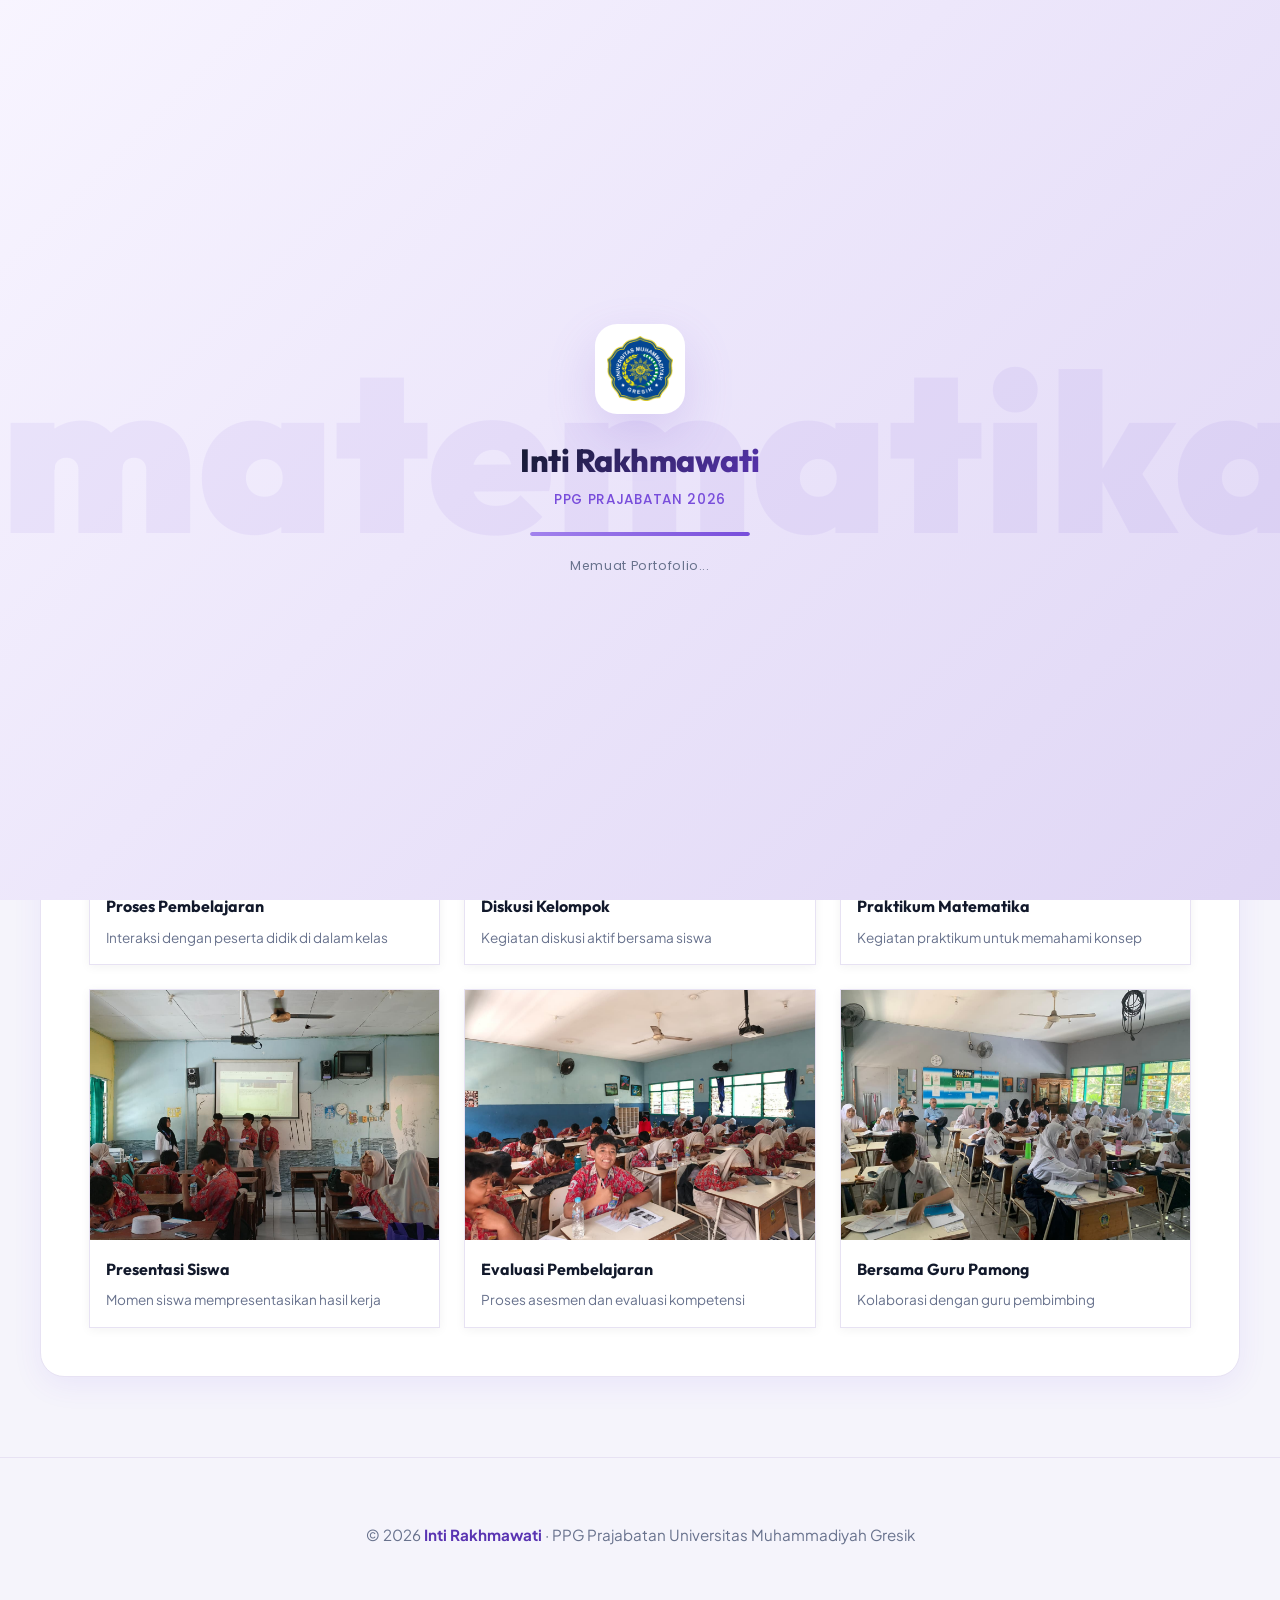
<file: dokumentasi.html>
<!DOCTYPE html>
<html lang="id">
<head>
  <meta charset="UTF-8" />
  <meta name="viewport" content="width=1200" />
  <title>Dokumentasi Pembelajaran – Portofolio Inti Rakhmawati</title>
  <meta name="description" content="Dokumentasi pembelajaran selama PPG" />
  <link rel="preconnect" href="https://fonts.googleapis.com" />
  <link rel="preconnect" href="https://fonts.gstatic.com" crossorigin />
  <link href="https://fonts.googleapis.com/css2?family=Poppins:wght@400;500;600;700&family=Outfit:wght@400;500;600;700;800;900&family=Plus+Jakarta+Sans:ital,wght@0,400;0,500;0,600;0,700;1,400&display=swap" rel="stylesheet" />
  <link rel="stylesheet" href="style.css?v=6" />
  <link rel="icon" type="image/png" href="Logo_UMG.png" />
  <link rel="stylesheet" href="https://cdnjs.cloudflare.com/ajax/libs/font-awesome/6.5.1/css/all.min.css" />
  <style>
    .detail-section { padding: 9rem 2rem 5rem; min-height: 80vh; background: var(--bg-alt); }
    .back-btn {
      display: inline-flex; align-items: center; gap: 0.5rem;
      color: var(--text-muted); text-decoration: none; font-weight: 600;
      margin-bottom: 2rem; transition: var(--transition);
      background: var(--white); padding: 0.6rem 1.2rem;
      border-radius: 99px; border: 1.5px solid var(--border);
    }
    .back-btn:hover { color: var(--purple); border-color: var(--purple-light); transform: translateY(-2px); }
    .media-container {
      background: var(--white);
      border-radius: var(--radius-lg);
      padding: 3rem;
      box-shadow: var(--shadow-md);
      border: 1px solid var(--border);
    }
    .media-header { margin-bottom: 3rem; border-bottom: 2px solid var(--border); padding-bottom: 2rem; }
    .section-tag {
      display: inline-block; background: var(--purple-soft); color: var(--purple);
      border: 1px solid var(--border); padding: 0.28rem 1rem; border-radius: 99px;
      font-size: 0.75rem; font-weight: 700; text-transform: uppercase; margin-bottom: 1rem;
    }
    .media-header h1 { font-family: 'Outfit', sans-serif; font-size: 2.2rem; color: var(--dark); margin-bottom: 1rem; }
    .media-meta { display: flex; gap: 1.5rem; color: var(--text-muted); font-size: 0.9rem; font-weight: 500; }
    
    .gallery-grid {
      display: grid;
      grid-template-columns: repeat(auto-fit, minmax(300px, 1fr));
      gap: 1.5rem;
      margin-top: 2rem;
    }
    
    .gallery-item {
      position: relative;
      border-radius: var(--radius-md);
      overflow: hidden;
      box-shadow: var(--shadow-sm);
      transition: var(--transition);
      background: var(--white);
      border: 1px solid var(--border);
    }
    
    .gallery-item:hover {
      transform: translateY(-5px);
      box-shadow: var(--shadow-lg);
    }
    
    .gallery-item img {
      width: 100%;
      height: 250px;
      object-fit: cover;
      display: block;
    }
    
    .gallery-caption {
      padding: 1rem;
      background: var(--white);
    }
    
    .gallery-caption h4 {
      font-family: 'Outfit', sans-serif;
      font-size: 1rem;
      color: var(--dark);
      margin-bottom: 0.5rem;
    }
    
    .gallery-caption p {
      font-size: 0.85rem;
      color: var(--text-muted);
      line-height: 1.5;
    }
    
    .gallery-placeholder {
      width: 100%;
      height: 250px;
      display: flex;
      flex-direction: column;
      align-items: center;
      justify-content: center;
      background: var(--purple-soft);
      border: 2px dashed var(--purple-light);
      color: var(--text-muted);
    }
    
    .gallery-placeholder span {
      font-size: 3rem;
      margin-bottom: 0.5rem;
    }
  </style>
</head>
<body>
  <!-- ══════════════════════════════════════════════
       PRELOADER / INTRO ANIMATION
  ══════════════════════════════════════════════ -->
  <div id="preloader">
    <div class="preloader-inner">
      <div class="preloader-logo">
        <img src="Logo_UMG.png" alt="Logo UMG" class="preloader-logo-img" />
      </div>
      <div class="preloader-text">
        <span class="preloader-name">Inti Rakhmawati</span>
        <span class="preloader-sub">PPG Prajabatan 2026</span>
      </div>
      <div class="preloader-bar-wrap">
        <div class="preloader-bar" id="preloaderBar"></div>
      </div>
      <p class="preloader-hint">Memuat Portofolio...</p>
    </div>
    <div class="preloader-bg-text">matematika</div>
  </div>

  <div class="page-transition" id="pageTransition"></div>

  <!-- NAVBAR (REUSED) -->
  <nav class="navbar scrolled" id="navbar">
    <div class="nav-container">
      <a href="index.html#home" class="nav-brand">
        <img src="Logo_UMG.png" alt="Logo UMG" class="nav-logo-img" onerror="this.style.display='none'; this.nextElementSibling.style.display='flex';" />
        <div class="nav-logo-icon" aria-label="Logo universitas" style="display: none;">🏛️</div>
        <div class="nav-brand-text">
          <span class="nav-univ">Universitas Muhammadiyah Gresik</span>
          <span class="nav-sub">PPG Prajabatan 2026</span>
        </div>
      </a>
      <ul class="nav-links">
        <li><a href="index.html#home" class="nav-link">Beranda</a></li>
        <li><a href="index.html#profil" class="nav-link">Profil</a></li>
        <li><a href="index.html#artefak" class="nav-link">Artefak</a></li>
        <li><a href="index.html#kontak" class="btn-hubungi">Hubungi Saya</a></li>
      </ul>
    </div>
  </nav>

  <main class="detail-section page-enter">
    <div class="container">
      <a href="index.html#artefak" class="back-btn">← Kembali ke Artefak</a>
      
      <div class="media-container">
        <div class="media-header">
          <span class="section-tag">Dokumentasi</span>
          <h1>Dokumentasi Pembelajaran</h1>
          <div class="media-meta">
            <span>📅 2026</span>
            <span>📂 Dokumentasi</span>
            <span>🎬 Praktik Mengajar</span>
          </div>
        </div>

        <div class="media-content">
          <p style="color: var(--text); font-size: 1.1rem; line-height: 1.8; margin-bottom: 2rem;">
            Dokumentasi berikut mencatat perjalanan pembelajaran selama praktik mengajar di sekolah. Setiap foto merefleksikan proses interaksi dengan peserta didik, implementasi strategi pembelajaran, dan momen-momen berharga dalam perjalanan menjadi pendidik profesional.
          </p>

          <div class="gallery-grid">
            <!-- Foto 1 -->
            <div class="gallery-item">
              <img src="assets/docs/dokumentasi-1.jpeg" alt="Dokumentasi Pembelajaran 1" onerror="this.style.display='none'; this.nextElementSibling.style.display='flex';" />
              <div class="gallery-placeholder" style="display:none;">
                <span>📸</span>
                <small>dokumentasi-1.jpeg</small>
              </div>
              <div class="gallery-caption">
                <h4>Proses Pembelajaran</h4>
                <p>Interaksi dengan peserta didik di dalam kelas</p>
              </div>
            </div>

            <!-- Foto 2 -->
            <div class="gallery-item">
              <img src="assets/docs/dokumentasi-2.jpeg" alt="Dokumentasi Pembelajaran 2" onerror="this.style.display='none'; this.nextElementSibling.style.display='flex';" />
              <div class="gallery-placeholder" style="display:none;">
                <span>📸</span>
                <small>dokumentasi-2.jpeg</small>
              </div>
              <div class="gallery-caption">
                <h4>Diskusi Kelompok</h4>
                <p>Kegiatan diskusi aktif bersama siswa</p>
              </div>
            </div>

            <!-- Foto 3 -->
            <div class="gallery-item">
              <img src="assets/docs/dokumentasi-3.jpeg" alt="Dokumentasi Pembelajaran 3" onerror="this.style.display='none'; this.nextElementSibling.style.display='flex';" />
              <div class="gallery-placeholder" style="display:none;">
                <span>📸</span>
                <small>dokumentasi-3.jpeg</small>
              </div>
              <div class="gallery-caption">
                <h4>Praktikum Matematika</h4>
                <p>Kegiatan praktikum untuk memahami konsep</p>
              </div>
            </div>

            <!-- Foto 4 -->
            <div class="gallery-item">
              <img src="assets/docs/dokumentasi-4.jpeg" alt="Dokumentasi Pembelajaran 4" onerror="this.style.display='none'; this.nextElementSibling.style.display='flex';" />
              <div class="gallery-placeholder" style="display:none;">
                <span>📸</span>
                <small>dokumentasi-4.jpeg</small>
              </div>
              <div class="gallery-caption">
                <h4>Presentasi Siswa</h4>
                <p>Momen siswa mempresentasikan hasil kerja</p>
              </div>
            </div>

            <!-- Foto 5 -->
            <div class="gallery-item">
              <img src="assets/docs/dokumentasi-5.jpeg" alt="Dokumentasi Pembelajaran 5" onerror="this.style.display='none'; this.nextElementSibling.style.display='flex';" />
              <div class="gallery-placeholder" style="display:none;">
                <span>📸</span>
                <small>dokumentasi-5.jpeg</small>
              </div>
              <div class="gallery-caption">
                <h4>Evaluasi Pembelajaran</h4>
                <p>Proses asesmen dan evaluasi kompetensi</p>
              </div>
            </div>

            <!-- Foto 6 -->
            <div class="gallery-item">
              <img src="assets/docs/dokumentasi-6.jpeg" alt="Dokumentasi Pembelajaran 6" onerror="this.style.display='none'; this.nextElementSibling.style.display='flex';" />
              <div class="gallery-placeholder" style="display:none;">
                <span>📸</span>
                <small>dokumentasi-6.jpeg</small>
              </div>
              <div class="gallery-caption">
                <h4>Bersama Guru Pamong</h4>
                <p>Kolaborasi dengan guru pembimbing</p>
              </div>
            </div>
          </div>
        </div>
      </div>
    </div>
  </main>

  <footer class="footer">
    <div class="container footer-inner">
      <p>© 2026 <strong>Inti Rakhmawati</strong> · PPG Prajabatan Universitas Muhammadiyah Gresik</p>
    </div>
  </footer>
  <script src="script.js"></script>
</body>
</html>
</file>
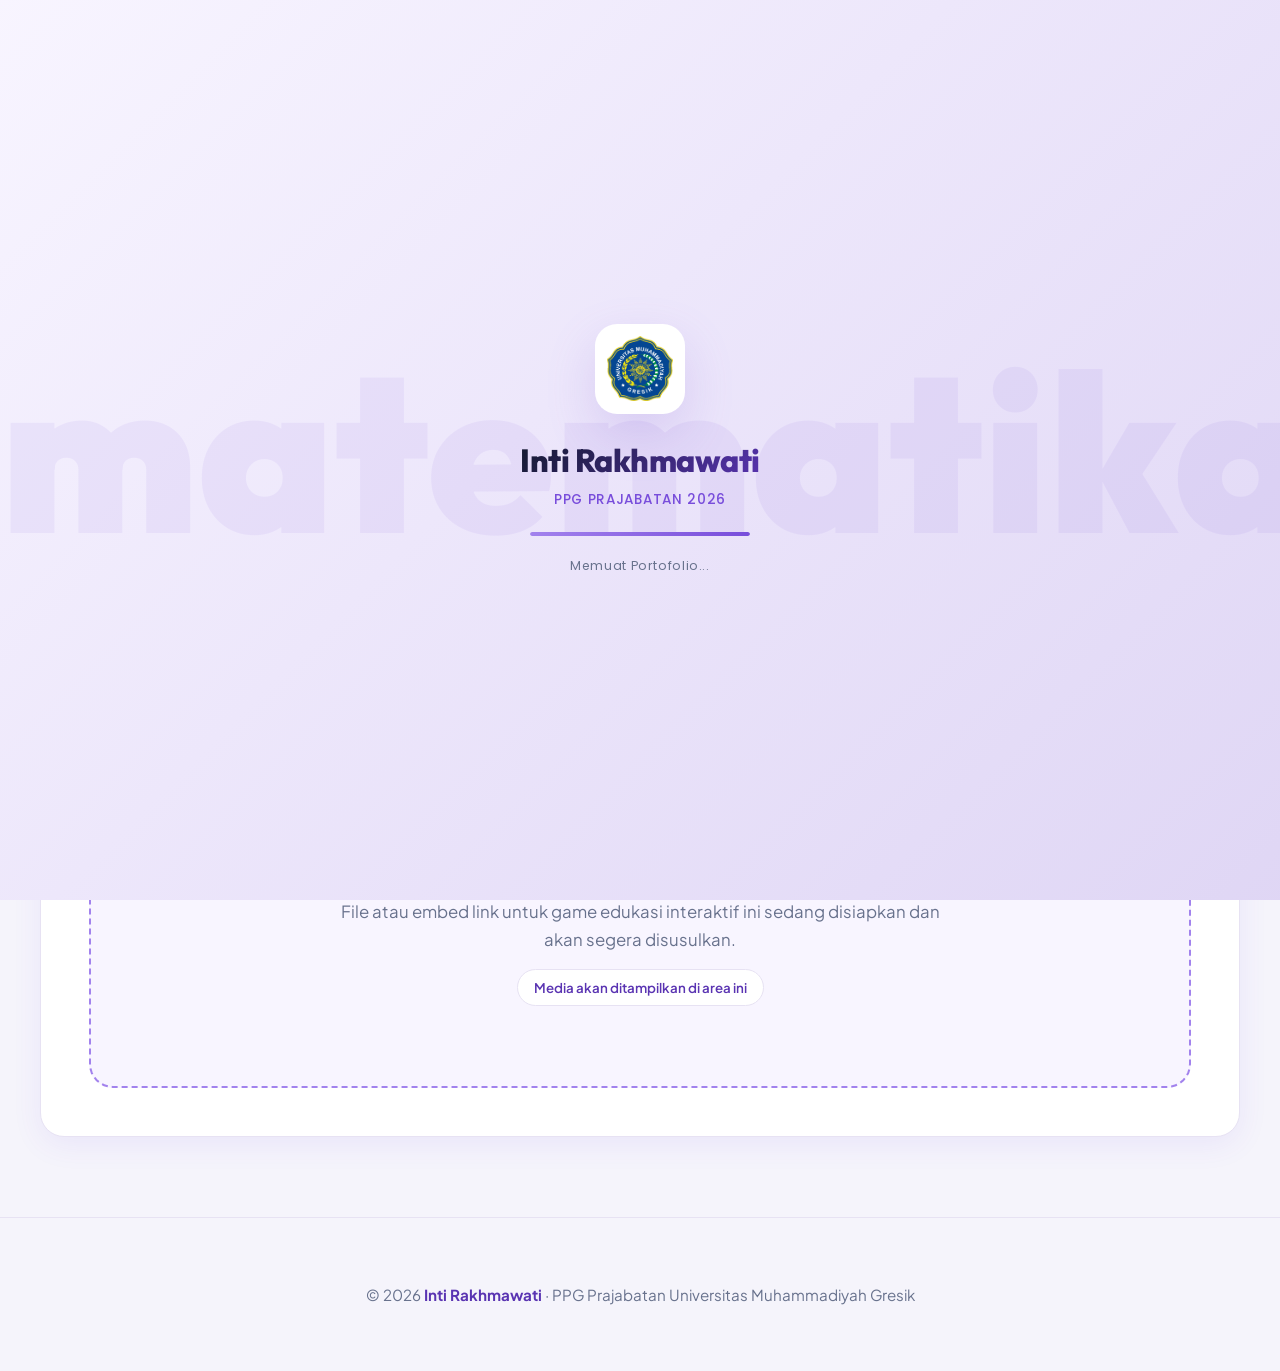
<file: media-pembelajaran.html>
<!DOCTYPE html>
<html lang="id">
<head>
  <meta charset="UTF-8" />
  <meta name="viewport" content="width=1200" />
  <title>Media Pembelajaran – Portofolio Satriya</title>
  <meta name="description" content="Media Pembelajaran untuk melengkapi kebutuhan kelas" />
  <link rel="preconnect" href="https://fonts.googleapis.com" />
  <link rel="preconnect" href="https://fonts.gstatic.com" crossorigin />
  <link href="https://fonts.googleapis.com/css2?family=Poppins:wght@400;500;600;700&family=Outfit:wght@400;500;600;700;800;900&family=Plus+Jakarta+Sans:ital,wght@0,400;0,500;0,600;0,700;1,400&display=swap" rel="stylesheet" />
  <link rel="stylesheet" href="style.css?v=6" />
  <link rel="icon" type="image/png" href="Logo_UMG.png" />
  <link rel="stylesheet" href="https://cdnjs.cloudflare.com/ajax/libs/font-awesome/6.5.1/css/all.min.css" />
  <style>
    .detail-section { padding: 9rem 2rem 5rem; min-height: 80vh; background: var(--bg-alt); }
    .back-btn {
      display: inline-flex; align-items: center; gap: 0.5rem;
      color: var(--text-muted); text-decoration: none; font-weight: 600;
      margin-bottom: 2rem; transition: var(--transition);
      background: var(--white); padding: 0.6rem 1.2rem;
      border-radius: 99px; border: 1.5px solid var(--border);
    }
    .back-btn:hover { color: var(--purple); border-color: var(--purple-light); transform: translateY(-2px); }
    .media-container {
      background: var(--white);
      border-radius: var(--radius-lg);
      padding: 3rem;
      box-shadow: var(--shadow-md);
      border: 1px solid var(--border);
    }
    .media-header { margin-bottom: 3rem; border-bottom: 2px solid var(--border); padding-bottom: 2rem; }
    .section-tag {
      display: inline-block; background: var(--purple-soft); color: var(--purple);
      border: 1px solid var(--border); padding: 0.28rem 1rem; border-radius: 99px;
      font-size: 0.75rem; font-weight: 700; text-transform: uppercase; margin-bottom: 1rem;
    }
    .media-header h1 { font-family: 'Outfit', sans-serif; font-size: 2.2rem; color: var(--dark); margin-bottom: 1rem; }
    .media-meta { display: flex; gap: 1.5rem; color: var(--text-muted); font-size: 0.9rem; font-weight: 500; }
    
    .preview-box {
      background: var(--purple-bg);
      border: 2px dashed var(--purple-light);
      border-radius: var(--radius-lg);
      padding: 5rem 2rem;
      text-align: center;
      display: flex;
      flex-direction: column;
      align-items: center;
      justify-content: center;
      margin-top: 2rem;
    }
    .preview-icon {
      font-size: 4rem;
      margin-bottom: 1.5rem;
      color: var(--purple);
      animation: pulse 3s infinite alternate;
    }
    .preview-box h3 {
      font-family: 'Outfit', sans-serif;
      color: var(--dark);
      font-size: 1.8rem;
      margin-bottom: 0.8rem;
    }
    .preview-box p {
      color: var(--text-muted);
      font-size: 1.05rem;
      max-width: 600px;
      margin-bottom: 1rem;
    }
    .preview-box small {
      display: inline-block;
      background: var(--white);
      padding: 0.4rem 1rem;
      border-radius: 99px;
      color: var(--purple-dark);
      font-weight: 600;
      border: 1px solid var(--border);
    }
    
    @keyframes pulse {
      0% { transform: scale(1); opacity: 0.8; }
      100% { transform: scale(1.1); opacity: 1; }
    }
  </style>
</head>
<body>
  <!-- ══════════════════════════════════════════════
       PRELOADER / INTRO ANIMATION
  ══════════════════════════════════════════════ -->
  <div id="preloader">
    <div class="preloader-inner">
      <div class="preloader-logo">
        <img src="Logo_UMG.png" alt="Logo UMG" class="preloader-logo-img" />
      </div>
      <div class="preloader-text">
        <span class="preloader-name">Inti Rakhmawati</span>
        <span class="preloader-sub">PPG Prajabatan 2026</span>
      </div>
      <div class="preloader-bar-wrap">
        <div class="preloader-bar" id="preloaderBar"></div>
      </div>
      <p class="preloader-hint">Memuat Portofolio...</p>
    </div>
    <div class="preloader-bg-text">matematika</div>
  </div>

  <div class="page-transition" id="pageTransition"></div>

  <!-- NAVBAR (REUSED) -->
  <nav class="navbar scrolled" id="navbar">
    <div class="nav-container">
      <a href="index.html#home" class="nav-brand">
        <img src="Logo_UMG.png" alt="Logo UMG" class="nav-logo-img" onerror="this.style.display='none'; this.nextElementSibling.style.display='flex';" />
        <div class="nav-logo-icon" aria-label="Logo universitas" style="display: none;">🏛️</div>
        <div class="nav-brand-text">
          <span class="nav-univ">Universitas Muhammadiyah Gresik</span>
          <span class="nav-sub">PPG Prajabatan 2026</span>
        </div>
      </a>
      <ul class="nav-links">
        <li><a href="index.html#home" class="nav-link">Beranda</a></li>
        <li><a href="index.html#profil" class="nav-link">Profil</a></li>
        <li><a href="index.html#artefak" class="nav-link">Artefak</a></li>
        <li><a href="index.html#kontak" class="btn-hubungi">Hubungi Saya</a></li>
      </ul>
    </div>
  </nav>

  <main class="detail-section page-enter">
    <div class="container">
      <a href="index.html#artefak" class="back-btn">← Kembali ke Artefak</a>
      
      <div class="media-container">
        <div class="media-header">
          <span class="section-tag">Media Pembelajaran</span>
          <h1>Game Edukasi Interaktif</h1>
          <div class="media-meta">
            <span>📅 2026</span>
            <span>📂 Media Interaktif</span>
            <span>🎮 ZEP Quiz</span>
          </div>
        </div>

        <div class="media-content">
          <p style="color: var(--text); font-size: 1.1rem; line-height: 1.8; margin-bottom: 2rem;">
            Media pembelajaran berbasis game menggunakan platform digital untuk meningkatkan motivasi dan keterlibatan peserta didik selama proses pembelajaran. Media ini dirancang khusus untuk membuat konsep yang sulit menjadi lebih menyenangkan untuk dipelajari.
          </p>

          <div class="preview-box">
            <div class="preview-icon">🎲</div>
            <h3>File Media Belum Tersedia</h3>
            <p>File atau embed link untuk game edukasi interaktif ini sedang disiapkan dan akan segera disusulkan.</p>
            <small>Media akan ditampilkan di area ini</small>
          </div>
        </div>
      </div>
    </div>
  </main>

  <footer class="footer">
    <div class="container footer-inner">
      <p>© 2026 <strong>Inti Rakhmawati</strong> · PPG Prajabatan Universitas Muhammadiyah Gresik</p>
    </div>
  </footer>
  <script src="script.js"></script>
</body>
</html>
</file>
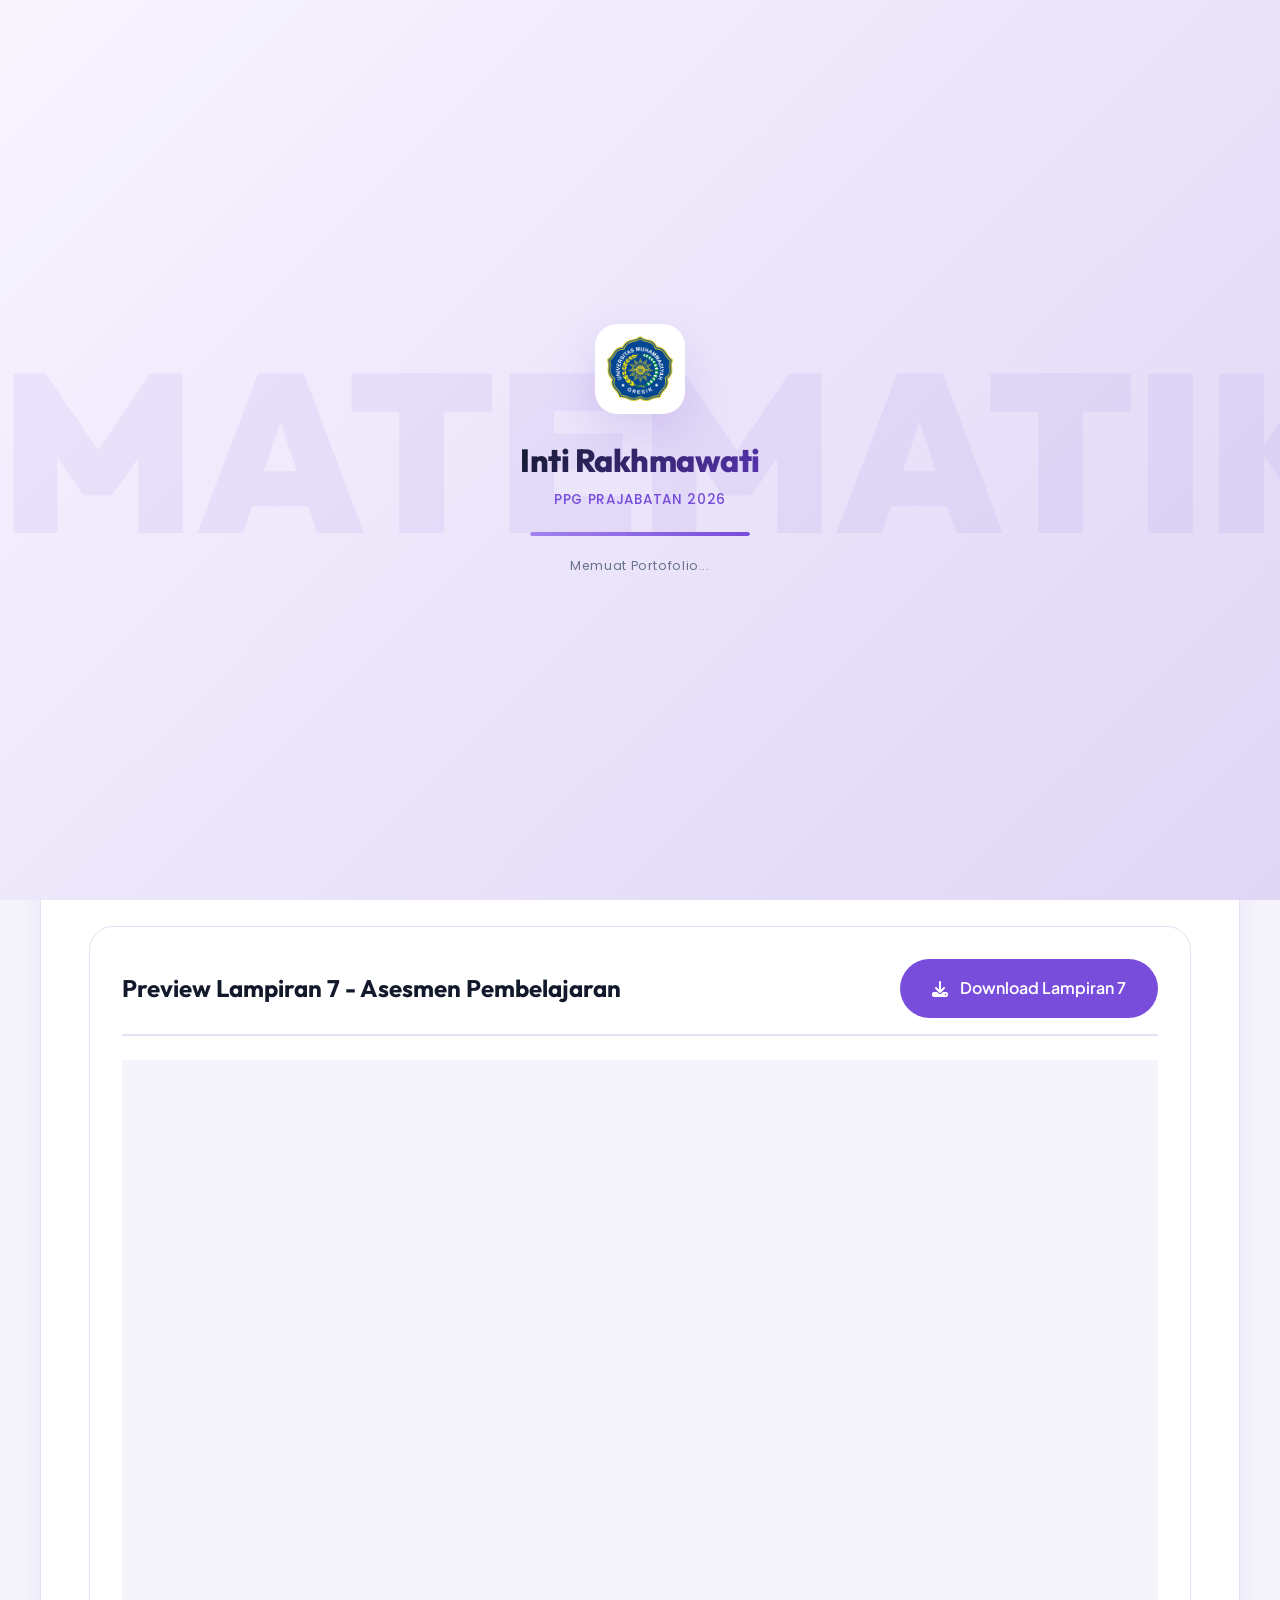
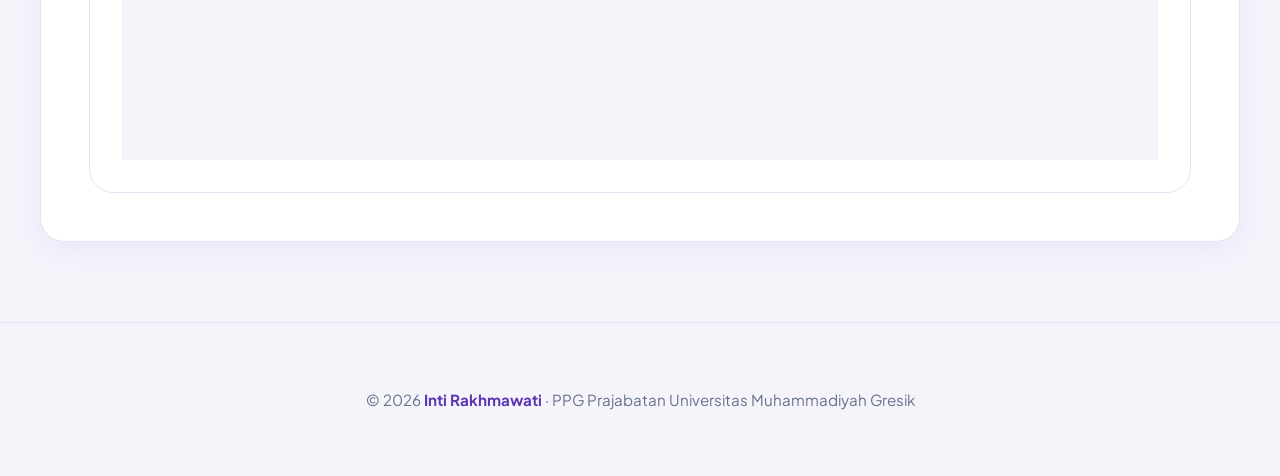
<file: penilaian.html>
<!DOCTYPE html>
<html lang="id">
<head>
  <meta charset="UTF-8" />
  <meta name="viewport" content="width=1200" />
  <title>Penilaian – Portofolio PPG Prajabatan 2026</title>
  <meta name="description" content="Dokumen penilaian dan evaluasi pembelajaran" />
  <link rel="preconnect" href="https://fonts.googleapis.com" />
  <link rel="preconnect" href="https://fonts.gstatic.com" crossorigin />
  <link href="https://fonts.googleapis.com/css2?family=Poppins:wght@400;500;600;700&family=Outfit:wght@400;500;600;700;800;900&family=Plus+Jakarta+Sans:ital,wght@0,400;0,500;0,600;0,700;1,400&display=swap" rel="stylesheet" />
  <link rel="stylesheet" href="style.css?v=6" />
  <link rel="icon" type="image/png" href="Logo_UMG.png" />
  <link rel="stylesheet" href="https://cdnjs.cloudflare.com/ajax/libs/font-awesome/6.5.1/css/all.min.css" />
  <style>
    .detail-section { padding: 9rem 2rem 5rem; min-height: 80vh; background: var(--bg-alt); }
    .back-btn {
      display: inline-flex; align-items: center; gap: 0.5rem;
      color: var(--text-muted); text-decoration: none; font-weight: 600;
      margin-bottom: 2rem; transition: var(--transition);
      background: var(--white); padding: 0.6rem 1.2rem;
      border-radius: 99px; border: 1.5px solid var(--border);
    }
    .back-btn:hover { color: var(--purple); border-color: var(--purple-light); transform: translateY(-2px); }
    .penilaian-container {
      background: var(--white);
      border-radius: var(--radius-lg);
      padding: 3rem;
      box-shadow: var(--shadow-md);
      border: 1px solid var(--border);
    }
    .penilaian-header { margin-bottom: 3rem; border-bottom: 2px solid var(--border); padding-bottom: 2rem; }
    .section-tag {
      display: inline-block; background: var(--purple-soft); color: var(--purple);
      border: 1px solid var(--border); padding: 0.28rem 1rem; border-radius: 99px;
      font-size: 0.75rem; font-weight: 700; text-transform: uppercase; margin-bottom: 1rem;
    }
    .penilaian-header h1 { font-family: 'Outfit', sans-serif; font-size: 2.2rem; color: var(--dark); margin-bottom: 1rem; }
    .penilaian-meta { display: flex; gap: 1.5rem; color: var(--text-muted); font-size: 0.9rem; font-weight: 500; }
    
    .penilaian-grid {
      display: grid;
      grid-template-columns: 1fr 1fr;
      gap: 2rem;
      margin-bottom: 3rem;
    }
    
    .penilaian-card {
      background: var(--purple-bg);
      border: 1.5px solid var(--border);
      border-radius: var(--radius-md);
      padding: 2rem;
      transition: var(--transition);
    }
    .penilaian-card:hover {
      border-color: var(--purple-light);
      transform: translateY(-3px);
      box-shadow: 0 8px 25px hsl(258,60%,62%,0.1);
    }
    .penilaian-card h3 {
      font-family: 'Outfit', sans-serif;
      font-size: 1.3rem;
      color: var(--purple);
      margin-bottom: 1rem;
      display: flex;
      align-items: center;
      gap: 0.5rem;
    }
    .penilaian-card p {
      color: var(--text-muted);
      line-height: 1.7;
      font-size: 0.95rem;
    }
    
    .penilaian-preview {
      background: var(--white);
      border: 1px solid var(--border);
      border-radius: var(--radius-lg);
      padding: 2rem;
      margin-top: 2rem;
    }
    .pdf-container {
      width: 100%;
      height: 700px;
      border-radius: var(--radius-md);
      overflow: hidden;
      background: var(--bg-alt);
    }
    .pdf-container iframe {
      width: 100%;
      height: 100%;
      border: none;
    }
    .preview-header {
      display: flex;
      justify-content: space-between;
      align-items: center;
      margin-bottom: 1.5rem;
      padding-bottom: 1rem;
      border-bottom: 2px solid var(--border);
    }
    .preview-header h3 {
      font-family: 'Outfit', sans-serif;
      color: var(--dark);
      font-size: 1.5rem;
      margin: 0;
    }
    .btn-download {
      display: inline-flex;
      align-items: center;
      gap: 0.75rem;
      background: var(--purple);
      color: var(--white);
      padding: 1rem 2rem;
      border-radius: 99px;
      text-decoration: none;
      font-weight: 600;
      transition: var(--transition);
      border: none;
      cursor: pointer;
    }
    .btn-download:hover {
      background: var(--purple-dark);
      transform: translateY(-2px);
      box-shadow: 0 8px 20px hsl(258,60%,62%,0.3);
    }
    
    .tab-nav {
      display: flex;
      gap: 1rem;
      margin-bottom: 2rem;
      border-bottom: 2px solid var(--border);
      padding-bottom: 0;
    }
    .tab-btn {
      background: transparent;
      border: none;
      border-bottom: 3px solid transparent;
      color: var(--text-muted);
      padding: 1rem 1.5rem;
      font-family: inherit;
      font-weight: 600;
      font-size: 1rem;
      cursor: pointer;
      transition: var(--transition);
      border-radius: 0;
      position: relative;
    }
    .tab-btn:hover {
      color: var(--purple);
    }
    .tab-btn.active {
      color: var(--purple);
      border-bottom-color: var(--purple);
    }
    .tab-content {
      display: none;
      animation: fadeIn 0.5s ease forwards;
    }
    .tab-content.active {
      display: block;
    }
    
    @keyframes fadeIn {
      from { opacity: 0; transform: translateY(10px); }
      to { opacity: 1; transform: translateY(0); }
    }
  </style>
</head>
<body>
  <!-- ══════════════════════════════════════════════
       PRELOADER / INTRO ANIMATION
  ══════════════════════════════════════════════ -->
  <div id="preloader">
    <div class="preloader-inner">
      <div class="preloader-logo">
        <img src="Logo_UMG.png" alt="Logo UMG" class="preloader-logo-img" />
      </div>
      <div class="preloader-text">
        <span class="preloader-name">Inti Rakhmawati</span>
        <span class="preloader-sub">PPG Prajabatan 2026</span>
      </div>
      <div class="preloader-bar-wrap">
        <div class="preloader-bar" id="preloaderBar"></div>
      </div>
      <p class="preloader-hint">Memuat Portofolio...</p>
    </div>
    <div class="preloader-bg-text">MATEMATIKA</div>
  </div>

  <div class="page-transition" id="pageTransition"></div>

  <!-- NAVBAR (REUSED) -->
  <nav class="navbar scrolled" id="navbar">
    <div class="nav-container">
      <a href="index.html#home" class="nav-brand">
        <img src="Logo_UMG.png" alt="Logo UMG" class="nav-logo-img" onerror="this.style.display='none'; this.nextElementSibling.style.display='flex';" />
        <div class="nav-logo-icon" aria-label="Logo universitas" style="display: none;">🏛️</div>
        <div class="nav-brand-text">
          <span class="nav-univ">Universitas Muhammadiyah Gresik</span>
          <span class="nav-sub">PPG Prajabatan 2026</span>
        </div>
      </a>
      <ul class="nav-links">
        <li><a href="index.html#home" class="nav-link">Beranda</a></li>
        <li><a href="index.html#profil" class="nav-link">Profil</a></li>
        <li><a href="index.html#artefak" class="nav-link">Artefak</a></li>
        <li><a href="index.html#penilaian" class="nav-link">Penilaian</a></li>
        <li><a href="index.html#kontak" class="btn-hubungi">Hubungi Saya</a></li>
      </ul>
    </div>
  </nav>

  <main class="detail-section page-enter">
    <div class="container">
      <a href="index.html#penilaian" class="back-btn">← Kembali ke Penilaian</a>
      
      <div class="penilaian-container">
        <div class="penilaian-header">
          <span class="section-tag">Dokumen</span>
          <h1>Dokumen Penilaian</h1>
          <div class="penilaian-meta">
            <span>📅 2026</span>
            <span>📂 PPG Prajabatan</span>
            <span>📊 Asesmen & Evaluasi</span>
          </div>
        </div>

        <div class="penilaian-content">
          <p style="color: var(--text); font-size: 1.1rem; line-height: 1.8; margin-bottom: 2rem;">
            Dokumen penilaian dan evaluasi pembelajaran yang digunakan selama Program Pendidikan Profesi Guru (PPG) Prajabatan. File-file ini mencakup dokumentasi asesmen dan evaluasi pembelajaran yang dilakukan di sekolah praktik.
          </p>

          <div class="penilaian-grid">
            <div class="penilaian-card">
              <h3><i class="fas fa-clipboard-check"></i> Lampiran 7</h3>
              <p>File penilaian dan dokumentasi asesmen pembelajaran yang mencakup instrumen penilaian, rubrik, dan dokumentasi hasil asesmen peserta didik.</p>
            </div>
            <div class="penilaian-card">
              <h3><i class="fas fa-chart-bar"></i> Lampiran 8</h3>
              <p>File penilaian dan dokumentasi evaluasi pembelajaran yang berisi analisis hasil evaluasi, refleksi, dan rencana tindak lanjut pembelajaran.</p>
            </div>
          </div>

          <div class="tab-nav">
            <button class="tab-btn active" data-tab="tab-lampiran7">Lampiran 7</button>
            <button class="tab-btn" data-tab="tab-lampiran8">Lampiran 8</button>
          </div>

          <div class="tab-content active" id="tab-lampiran7">
            <div class="penilaian-preview">
              <div class="preview-header">
                <h3>Preview Lampiran 7 - Asesmen Pembelajaran</h3>
                <a href="assets/docs/Lampiran_7.pdf" class="btn-download" target="_blank">
                  <i class="fas fa-download"></i>
                  Download Lampiran 7
                </a>
              </div>
              <div class="pdf-container">
                <iframe src="assets/docs/lampiran_8.pdf" type="application/pdf">
                  <p>Browser Anda tidak mendukung preview PDF. <a href="assets/docs/Lampiran_7.pdf" target="_blank">Klik di sini untuk mengunduh file</a>.</p>
                </iframe>
              </div>
            </div>
          </div>

          <div class="tab-content" id="tab-lampiran8">
            <div class="penilaian-preview">
              <div class="preview-header">
                <h3>Preview Lampiran 8 - Evaluasi Pembelajaran</h3>
                <a href="assets/docs/lampiran_8.pdf" class="btn-download" target="_blank">
                  <i class="fas fa-download"></i>
                  Download Lampiran 8
                </a>
              </div>
              <div class="pdf-container">
                <iframe src="assets/docs/lampiran_8.pdf" type="application/pdf">
                  <p>Browser Anda tidak mendukung preview PDF. <a href="assets/docs/lampiran_8.pdf" target="_blank">Klik di sini untuk mengunduh file</a>.</p>
                </iframe>
              </div>
            </div>
          </div>
        </div>
      </div>
    </div>
  </main>

  <footer class="footer">
    <div class="container footer-inner">
      <p>© 2026 <strong>Inti Rakhmawati</strong> · PPG Prajabatan Universitas Muhammadiyah Gresik</p>
    </div>
  </footer>
  <script src="script.js"></script>
  <script>
    // Tab functionality
    const tabBtns = document.querySelectorAll('.tab-btn');
    const tabContents = document.querySelectorAll('.tab-content');

    tabBtns.forEach(btn => {
      btn.addEventListener('click', () => {
        const tabId = btn.getAttribute('data-tab');
        
        // Remove active class from all buttons and contents
        tabBtns.forEach(b => b.classList.remove('active'));
        tabContents.forEach(c => c.classList.remove('active'));
        
        // Add active class to clicked button and corresponding content
        btn.classList.add('active');
        document.getElementById(tabId).classList.add('active');
      });
    });
  </script>
</body>
</html>
</file>
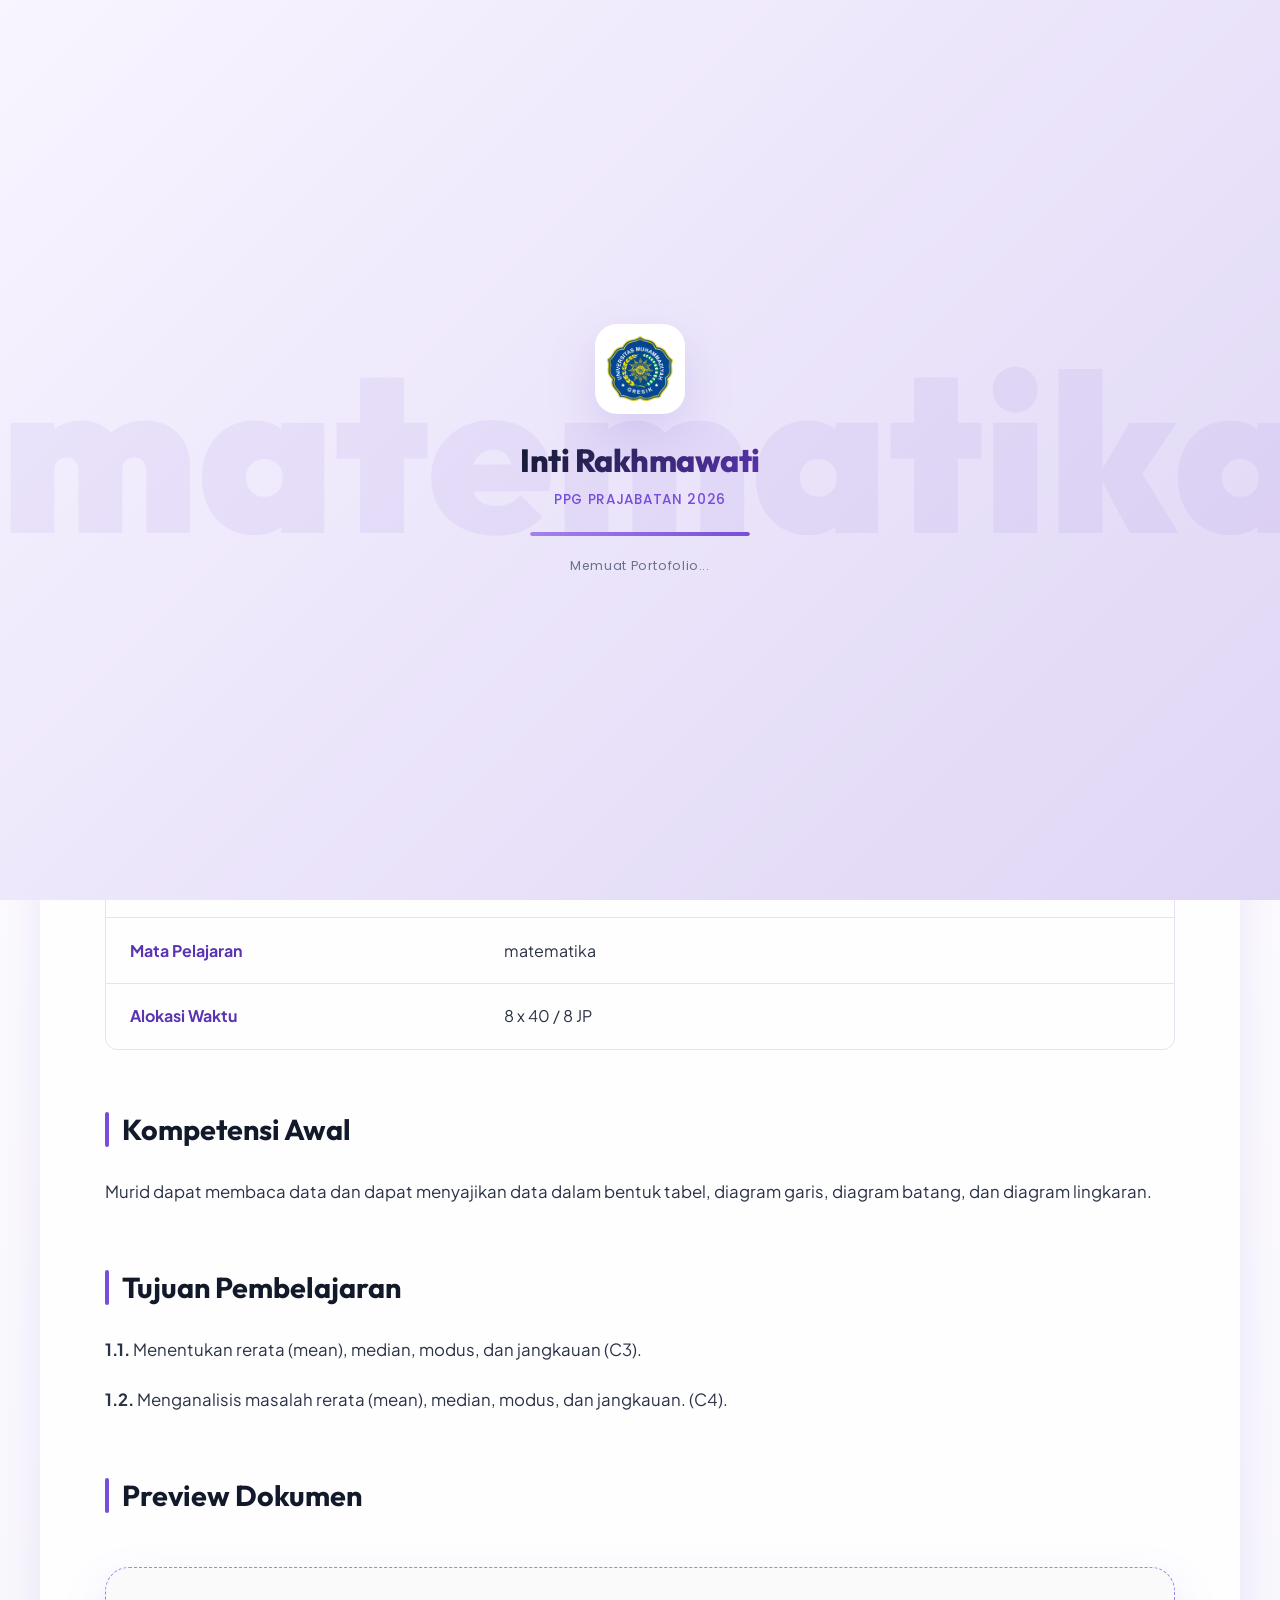
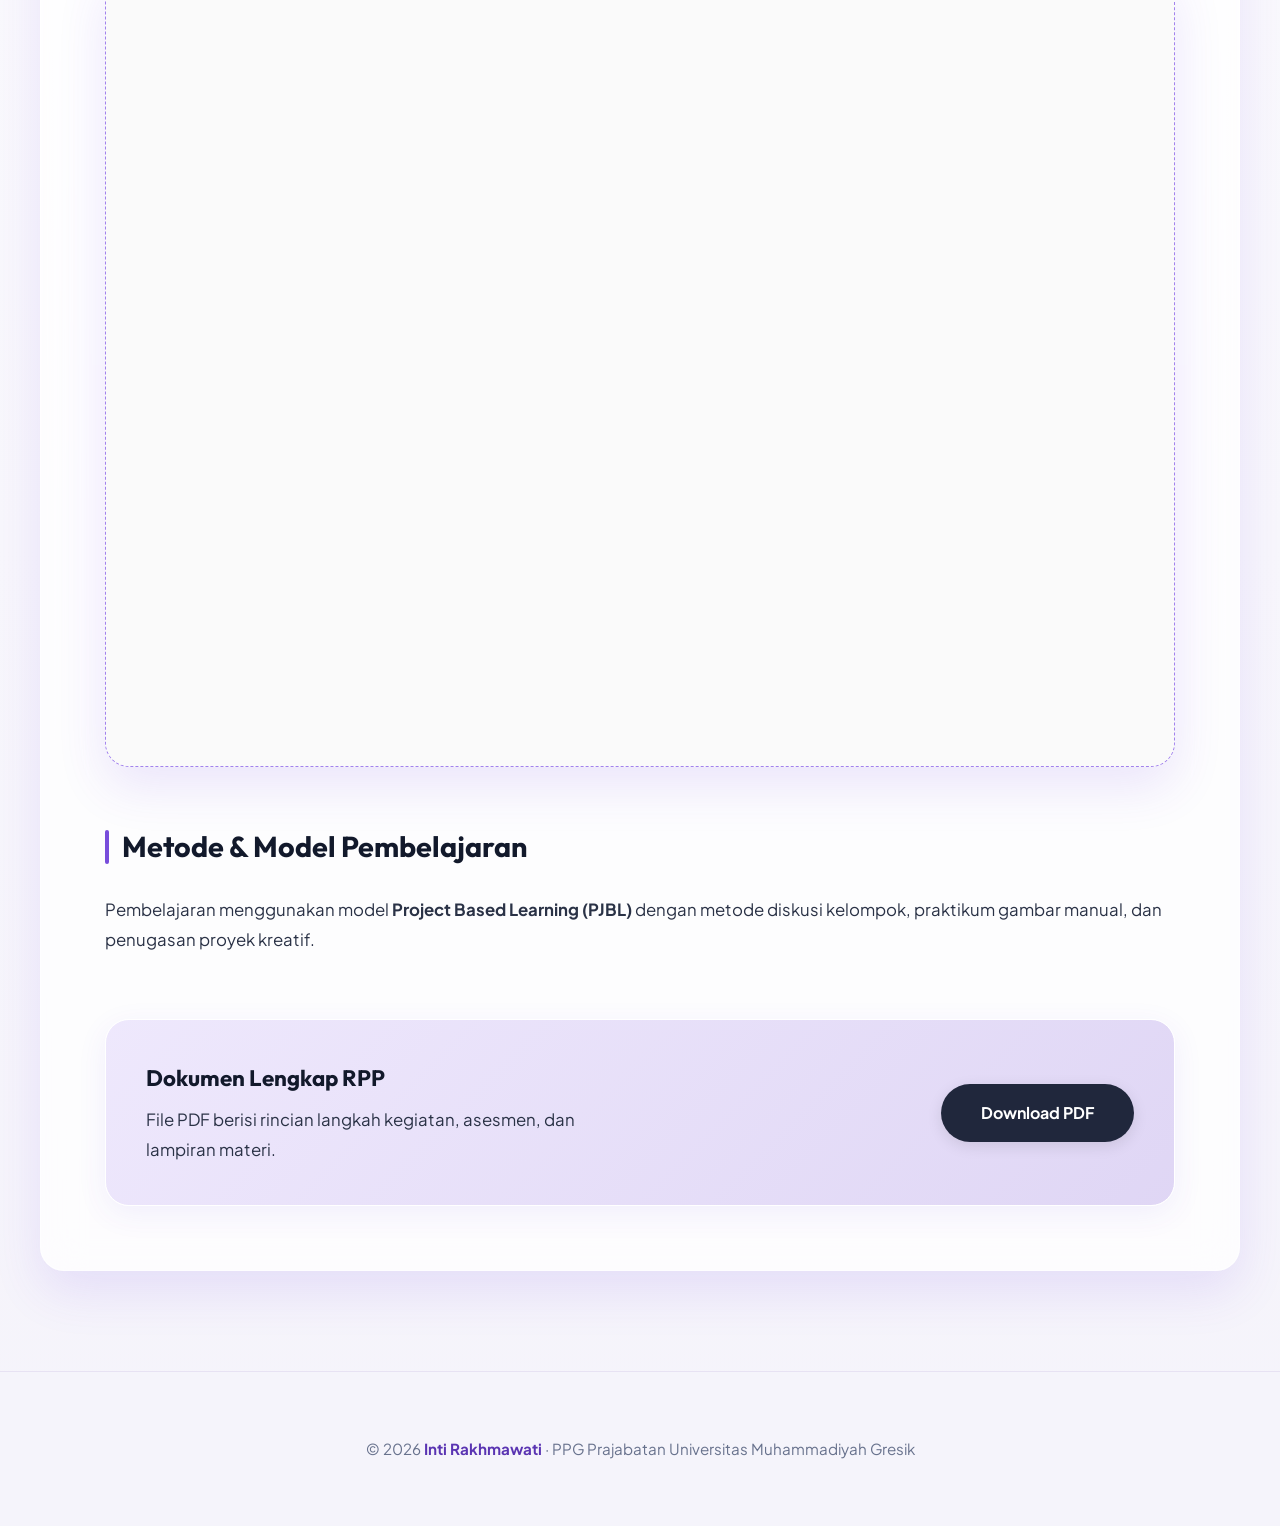
<file: perangkat-ajar.html>
<!DOCTYPE html>
<html lang="id">
<head>
  <meta charset="UTF-8" />
  <meta name="viewport" content="width=1200" />
  <title>Perangkat Ajar – PPG Prajabatan 2026</title>
  <link rel="preconnect" href="https://fonts.googleapis.com" />
  <link rel="preconnect" href="https://fonts.gstatic.com" crossorigin />
  <link href="https://fonts.googleapis.com/css2?family=Poppins:wght@400;500;600;700&family=Outfit:wght@400;500;600;700;800;900&family=Plus+Jakarta+Sans:wght@400;500;600;700&display=swap" rel="stylesheet" />
  <link rel="stylesheet" href="style.css?v=5" />
  <link rel="icon" type="image/png" href="Logo_UMG.png" />
  <link rel="stylesheet" href="https://cdnjs.cloudflare.com/ajax/libs/font-awesome/6.5.1/css/all.min.css" />
  <style>
    .detail-section {
      padding-top: 130px;
      padding-bottom: 100px;
      background: linear-gradient(180deg, var(--white) 0%, var(--bg-alt) 100%);
      min-height: 100vh;
      position: relative;
    }
    .detail-section::before {
      content: '';
      position: absolute;
      top: 0; left: 0; right: 0; height: 500px;
      background: radial-gradient(circle at top right, hsl(258,70%,90%,0.4) 0%, transparent 70%);
      pointer-events: none;
    }
    .back-btn {
      display: inline-flex;
      align-items: center;
      gap: 0.6rem;
      color: var(--purple-dark);
      text-decoration: none;
      font-weight: 700;
      font-size: 0.9rem;
      margin-bottom: 2.5rem;
      transition: var(--transition);
      background: var(--purple-soft);
      padding: 0.5rem 1.2rem;
      border-radius: 99px;
    }
    .back-btn:hover {
      background: var(--purple);
      color: var(--white);
      transform: translateX(-5px);
    }
    .rpp-container {
      background: var(--glass-bg);
      backdrop-filter: blur(var(--glass-blur));
      -webkit-backdrop-filter: blur(var(--glass-blur));
      border: 1px solid var(--glass-border);
      border-radius: var(--radius-lg);
      padding: 4rem;
      box-shadow: var(--shadow-lg);
      position: relative;
      z-index: 1;
    }
    .rpp-header {
      border-bottom: 1px solid var(--border);
      padding-bottom: 2.5rem;
      margin-bottom: 3rem;
    }
    .rpp-header h1 {
      font-family: 'Outfit', sans-serif;
      font-size: clamp(2rem, 4vw, 3rem);
      font-weight: 800;
      color: var(--dark);
      margin-top: 0.75rem;
      margin-bottom: 1rem;
      line-height: 1.2;
    }
    .rpp-meta {
      display: flex;
      flex-wrap: wrap;
      gap: 2rem;
      color: var(--text-muted);
      font-size: 0.95rem;
      font-weight: 500;
    }
    .rpp-meta span { display: flex; align-items: center; gap: 0.5rem; }
    .rpp-content h2 {
      font-family: 'Outfit', sans-serif;
      font-size: 1.8rem;
      font-weight: 700;
      color: var(--dark);
      margin: 3.5rem 0 1.5rem;
      display: flex;
      align-items: center;
      gap: 0.8rem;
    }
    .rpp-content h2::before {
      content: '';
      width: 4px;
      height: 1.2em;
      background: var(--purple);
      border-radius: 2px;
    }
    .rpp-content p {
      margin-bottom: 1.25rem;
      color: var(--text);
      line-height: 1.8;
      font-size: 1.05rem;
    }
    .info-table {
      width: 100%;
      border-collapse: separate;
      border-spacing: 0;
      margin-bottom: 2.5rem;
      border: 1px solid var(--border);
      border-radius: 12px;
      overflow: hidden;
    }
    .info-table td {
      padding: 1.2rem 1.5rem;
      border-bottom: 1px solid var(--border);
      font-size: 1rem;
    }
    .info-table tr:last-child td { border-bottom: none; }
    .info-table td:first-child {
      background: rgba(258, 80%, 95%, 0.4);
      font-weight: 700;
      color: var(--purple-dark);
      width: 35%;
    }
    .download-card {
      background: linear-gradient(135deg, var(--purple-soft) 0%, hsl(258,60%,90%) 100%);
      border: 1px solid var(--white);
      border-radius: var(--radius-lg);
      padding: 2.5rem;
      display: flex;
      align-items: center;
      justify-content: space-between;
      margin-top: 4rem;
      box-shadow: var(--shadow-md);
    }
    .download-info h4 { 
      font-family: 'Outfit', sans-serif;
      font-size: 1.4rem;
      color: var(--dark);
      margin-bottom: 0.5rem; 
    }
    .btn-download {
      background: var(--dark-accent);
      color: white;
      text-decoration: none;
      padding: 1rem 2.5rem;
      border-radius: 99px;
      font-weight: 700;
      font-size: 1rem;
      transition: var(--transition);
      box-shadow: 0 4px 15px rgba(0,0,0,0.1);
    }
    .btn-download:hover {
      background: var(--purple);
      transform: translateY(-3px) scale(1.02);
      box-shadow: 0 8px 25px rgba(103, 61, 230, 0.3);
    }
    .pdf-viewer-container {
      width: 100%;
      height: 800px;
      margin: 3rem 0;
      border: 1px dashed var(--purple-light);
      border-radius: var(--radius-lg);
      overflow: hidden;
      box-shadow: var(--shadow-lg);
      background: #fafafa;
      position: relative;
    }
    .pdf-viewer-container iframe {
      width: 100%;
      height: 100%;
      border: none;
    }
    .pdf-fallback {
      position: absolute;
      top: 50%;
      left: 50%;
      transform: translate(-50%, -50%);
      text-align: center;
      color: var(--text-muted);
    }
  </style>
</head>
<body>
  <!-- ══════════════════════════════════════════════
       PRELOADER / INTRO ANIMATION
  ══════════════════════════════════════════════ -->
  <div id="preloader">
    <div class="preloader-inner">
      <div class="preloader-logo">
        <img src="Logo_UMG.png" alt="Logo UMG" class="preloader-logo-img" />
      </div>
      <div class="preloader-text">
        <span class="preloader-name">Inti Rakhmawati</span>
        <span class="preloader-sub">PPG Prajabatan 2026</span>
      </div>
      <div class="preloader-bar-wrap">
        <div class="preloader-bar" id="preloaderBar"></div>
      </div>
      <p class="preloader-hint">Memuat Portofolio...</p>
    </div>
    <div class="preloader-bg-text">matematika</div>
  </div>

  <div class="page-transition" id="pageTransition"></div>

  <!-- NAVBAR (REUSED) -->
  <nav class="navbar scrolled" id="navbar">
    <div class="nav-container">
      <a href="index.html#home" class="nav-brand">
        <img src="Logo_UMG.png" alt="Logo UMG" class="nav-logo-img" />
        <div class="nav-brand-text">
          <span class="nav-univ">Universitas Muhammadiyah Gresik</span>
          <span class="nav-sub">PPG Prajabatan 2026</span>
        </div>
      </a>
      <ul class="nav-links">
        <li><a href="index.html#home" class="nav-link">Beranda</a></li>
        <li><a href="index.html#profil" class="nav-link">Profil</a></li>
        <li><a href="index.html#artefak" class="nav-link">Artefak</a></li>
        <li><a href="index.html#kontak" class="btn-hubungi">Hubungi Saya</a></li>
      </ul>
    </div>
  </nav>

  <main class="detail-section page-enter">
    <div class="container">
      <a href="index.html#artefak" class="back-btn">← Kembali ke Artefak</a>
      
      <div class="rpp-container">
        <div class="rpp-header">
          <span class="section-tag">Artefak Pembelajaran</span>
          <h1>RPP atau Perencanaan Pembelajaran Mendalam</h1>
          <div class="rpp-meta">
            <span>📅 April 2026</span>
            <span>📂 Perangkat Ajar</span>
            <span>🎓 matematika</span>
          </div>
        </div>

        <div class="rpp-content">
          <h2>Identitas Modul</h2>
          <table class="info-table">
            <tr>
              <td>Penyusun</td>
              <td>Inti Rakhmawati, S.Pd.</td>
            </tr>
            <tr>
              <td>Instansi</td>
              <td>Universitas Muhammadiyah Gresik</td>
            </tr>
            <tr>
              <td>Tahun Penyusunan</td>
              <td>2026</td>
            </tr>
            <tr>
              <td>Jenjang Sekolah</td>
              <td>Fase D/VIII SMP</td>
            </tr>
            <tr>
              <td>Mata Pelajaran</td>
              <td>matematika</td>
            </tr>
            <tr>
              <td>Alokasi Waktu</td>
              <td>8 x 40 / 8 JP</td>
            </tr>
          </table>

          <h2>Kompetensi Awal</h2>
          <p>Murid dapat membaca data dan dapat menyajikan data dalam bentuk tabel, diagram garis, diagram batang, dan diagram lingkaran.</p>

          <h2>Tujuan Pembelajaran</h2>
          <p><strong>1.1.</strong> Menentukan rerata (mean), median, modus, dan jangkauan (C3).</p>
          <p><strong>1.2.</strong> Menganalisis  masalah rerata (mean), median, modus, dan jangkauan. (C4).</p>
          <h2>Preview Dokumen</h2>
          <div class="pdf-viewer-container">
            <iframe src="assets/docs/Modul_Ajar_PPG.pdf#toolbar=0" title="Preview RPP"></iframe>
          </div>

          <h2>Metode & Model Pembelajaran</h2>
          <p>Pembelajaran menggunakan model <strong>Project Based Learning (PJBL)</strong> dengan metode diskusi kelompok, praktikum gambar manual, dan penugasan proyek kreatif.</p>

          <div class="download-card">
            <div class="download-info">
              <h4>Dokumen Lengkap RPP</h4>
              <p class="section-desc" style="margin:0; text-align:left;">File PDF berisi rincian langkah kegiatan, asesmen, dan lampiran materi.</p>
            </div>
            <a href="assets/docs/Modul_Ajar_PPG.pdf" class="btn-download" target="_blank">Download PDF</a>
          </div>
        </div>
      </div>
    </div>
  </main>

  <footer class="footer">
    <div class="container footer-inner">
      <p>© 2026 <strong>Inti Rakhmawati</strong> · PPG Prajabatan Universitas Muhammadiyah Gresik</p>
    </div>
  </footer>

  <script src="script.js"></script>
</body>
</html>
</file>
<file: style.css>
/* ═══════════════════════════════════════════════
   PORTFOLIO – Light Theme
   ═══════════════════════════════════════════════ */

/* ── RESET ────────────────────────────────────── */
*, *::before, *::after { box-sizing: border-box; margin: 0; padding: 0; }

:root {
  /* Premium Palette */
  --purple:        hsl(258, 66%, 58%);      /* Elegant Primary */
  --purple-dark:   hsl(258, 55%, 45%);      /* For Contrast */
  --purple-light:  hsl(258, 75%, 72%);      /* For Highlights */
  --purple-soft:   hsl(258, 80%, 95%);      /* For Soft Backgrounds */
  --purple-bg:     hsl(258, 100%, 98%);     /* Clean Page Background */
  
  --dark:          hsl(224, 42%, 12%);      /* Deep Ink */
  --dark-accent:   hsl(224, 30%, 18%);      /* Rich Dark Gray */
  --text:          hsl(224, 25%, 22%);      /* Professional Reading Color */
  --text-muted:    hsl(224, 15%, 48%);      /* Soft Grayish Blue */
  
  --white:         #ffffff;
  --border:        hsl(258, 40%, 92%);
  --bg-alt:        hsl(252, 45%, 97%);
  --dark-btn:      hsl(224, 42%, 12%);

  /* Glassmorphism Tokens */
  --glass-bg:      rgba(255, 255, 255, 0.75);
  --glass-border:  rgba(255, 255, 255, 0.5);
  --glass-blur:    20px;

  /* Shadows & Layout */
  --shadow-sm:     0 2px 10px rgba(0, 0, 0, 0.05);
  --shadow-md:     0 8px 30px rgba(103, 61, 230, 0.08); /* Purple-tinted shadow */
  --shadow-lg:     0 20px 50px rgba(103, 61, 230, 0.12);
  
  --max-w:         1200px;
  --radius:        14px;
  --radius-lg:     24px;
  --transition:    0.4s cubic-bezier(0.165, 0.84, 0.44, 1);
}

html { scroll-behavior: smooth; }

body {
  font-family: 'Plus Jakarta Sans', sans-serif;
  background: var(--white);
  color: var(--text);
  line-height: 1.65;
  overflow-x: hidden;
  min-width: 1200px;
}

::-webkit-scrollbar { width: 5px; }
::-webkit-scrollbar-track { background: var(--white); }
::-webkit-scrollbar-thumb { background: var(--purple-light); border-radius: 99px; }

/* ── PRELOADER ────────────────────────────────── */
#preloader {
  position: fixed;
  inset: 0;
  z-index: 99999;
  background: linear-gradient(135deg, hsl(258, 100%, 98%) 0%, hsl(258, 70%, 94%) 50%, hsl(258, 60%, 90%) 100%);
  display: flex;
  align-items: center;
  justify-content: center;
  flex-direction: column;
  overflow: hidden;
  transition: opacity 0.7s ease, transform 0.7s cubic-bezier(0.4, 0, 0.2, 1);
}
#preloader.preloader-exit {
  opacity: 0;
  transform: scale(1.05);
  pointer-events: none;
}
#preloader.preloader-hidden {
  display: none;
}

.preloader-bg-text {
  position: absolute;
  top: 50%;
  left: 50%;
  transform: translate(-50%, -50%);
  font-family: 'Outfit', sans-serif;
  font-size: clamp(6rem, 18vw, 14rem);
  font-weight: 900;
  color: var(--purple);
  opacity: 0.07;
  line-height: 0.85;
  text-align: center;
  white-space: nowrap;
  pointer-events: none;
  width: 100%;
  animation: preloaderBgPulse 3s ease-in-out infinite;
}
@keyframes preloaderBgPulse {
  0%, 100% { opacity: 0.07; transform: translate(-50%, -50%) scale(1); }
  50% { opacity: 0.12; transform: translate(-50%, -50%) scale(1.04); }
}

.preloader-inner {
  display: flex;
  flex-direction: column;
  align-items: center;
  gap: 1.25rem;
  position: relative;
  z-index: 2;
  animation: preloaderFadeIn 0.6s ease both;
}
@keyframes preloaderFadeIn {
  from { opacity: 0; transform: translateY(20px); }
  to   { opacity: 1; transform: translateY(0); }
}

.preloader-logo {
  width: 90px;
  height: 90px;
  border-radius: 22px;
  background: white;
  display: flex;
  align-items: center;
  justify-content: center;
  box-shadow: 0 20px 50px hsl(258, 60%, 62%, 0.2);
  padding: 12px;
  animation: preloaderLogoPop 0.8s cubic-bezier(0.175, 0.885, 0.32, 1.275) 0.2s both;
}
@keyframes preloaderLogoPop {
  from { opacity: 0; transform: scale(0.5) rotate(-10deg); }
  to   { opacity: 1; transform: scale(1) rotate(0deg); }
}
.preloader-logo-img {
  width: 100%;
  height: 100%;
  object-fit: contain;
}

.preloader-text {
  display: flex;
  flex-direction: column;
  align-items: center;
  gap: 0.2rem;
  animation: preloaderFadeIn 0.6s ease 0.4s both;
}
.preloader-name {
  font-family: 'Outfit', sans-serif;
  font-size: 2rem;
  font-weight: 800;
  color: var(--dark);
  letter-spacing: -0.5px;
  background: linear-gradient(135deg, var(--dark), var(--purple-dark));
  -webkit-background-clip: text;
  -webkit-text-fill-color: transparent;
}
.preloader-sub {
  font-family: 'Poppins', sans-serif;
  font-size: 0.85rem;
  font-weight: 500;
  color: var(--purple);
  letter-spacing: 0.05em;
  text-transform: uppercase;
}

.preloader-bar-wrap {
  width: 220px;
  height: 4px;
  background: hsl(258, 50%, 88%);
  border-radius: 99px;
  overflow: hidden;
  animation: preloaderFadeIn 0.6s ease 0.6s both;
}
.preloader-bar {
  height: 100%;
  width: 0%;
  border-radius: 99px;
  background: linear-gradient(90deg, var(--purple-light), var(--purple), var(--purple-dark));
  background-size: 200% 100%;
  animation: preloaderProgress 2.2s cubic-bezier(0.4, 0, 0.2, 1) 0.5s forwards,
             preloaderShimmer 1.5s linear 0.5s infinite;
}
@keyframes preloaderProgress {
  0%   { width: 0%; }
  40%  { width: 55%; }
  70%  { width: 80%; }
  100% { width: 100%; }
}
@keyframes preloaderShimmer {
  0% { background-position: 200% center; }
  100% { background-position: -200% center; }
}

.preloader-hint {
  font-size: 0.78rem;
  color: var(--text-muted);
  font-family: 'Poppins', sans-serif;
  letter-spacing: 0.05em;
  animation: preloaderFadeIn 0.6s ease 0.7s both, preloaderDots 1.5s ease 0.7s infinite;
}
@keyframes preloaderDots {
  0%, 100% { opacity: 0.5; }
  50% { opacity: 1; }
}


/* ── NAVBAR ──────────────────────────────────── */
.navbar {
  position: fixed; top: 0; left: 0; right: 0;
  z-index: 1000;
  padding: 0.9rem 0;
  background: rgba(255,255,255,0.92);
  backdrop-filter: blur(16px);
  -webkit-backdrop-filter: blur(16px);
  border-bottom: 1px solid transparent;
  transition: var(--transition);
}
.navbar.scrolled {
  border-color: var(--border);
  box-shadow: 0 2px 24px hsl(258,60%,62%,0.08);
}

.nav-container {
  max-width: var(--max-w);
  margin: 0 auto;
  padding: 0 2rem;
  display: flex;
  align-items: center;
  gap: 2rem;
}

/* Brand */
.nav-brand {
  display: flex; align-items: center; gap: 0.65rem;
  text-decoration: none;
  color: inherit;
  flex-shrink: 0;
}
.nav-logo-img {
  width: 48px;
  height: auto;
  max-height: 48px;
  object-fit: contain;
}
.nav-logo-icon {
  width: 42px; height: 42px;
  background: linear-gradient(135deg, var(--purple-soft), var(--purple-light));
  border: 2px solid var(--border);
  border-radius: 10px;
  display: flex; align-items: center; justify-content: center;
  font-size: 1.4rem;
}
.nav-brand-text { display: flex; flex-direction: column; line-height: 1.2; }
.nav-univ {
  font-weight: 700;
  font-size: 0.88rem;
  color: var(--text);
}
.nav-sub {
  font-size: 0.72rem;
  color: var(--purple);
  font-weight: 500;
}

/* Links */
.nav-links {
  display: flex;
  list-style: none;
  gap: 0.25rem;
  margin-left: auto;
}
.nav-link {
  display: block;
  padding: 0.45rem 0.9rem;
  text-decoration: none;
  font-weight: 500;
  font-size: 0.88rem;
  color: var(--text-muted);
  border-radius: 8px;
  transition: var(--transition);
}
.nav-link:hover, .nav-link.active {
  color: var(--text);
  background: var(--purple-soft);
}

/* CTA Button */
.btn-hubungi {
  display: inline-block;
  background: var(--dark);
  color: var(--white);
  text-decoration: none;
  font-weight: 600;
  font-size: 0.85rem;
  padding: 0.6rem 1.35rem;
  border-radius: 99px;
  flex-shrink: 0;
  transition: var(--transition);
}
.btn-hubungi:hover {
  background: var(--purple);
  transform: translateY(-1px);
  box-shadow: 0 6px 20px hsl(258,60%,62%,0.35);
}

/* Hamburger */
.hamburger {
  display: none;
  flex-direction: column;
  gap: 5px;
  background: none; border: none; cursor: pointer;
  padding: 4px; margin-left: auto;
}
.hamburger span {
  display: block; width: 22px; height: 2px;
  background: var(--text);
  border-radius: 2px;
  transition: var(--transition);
}

/* ── HERO ─────────────────────────────────────── */
/* Seamless blend between sections */
.hero-wrapper {
  position: relative;
  background: linear-gradient(180deg, hsl(258, 100%, 98%) 0%, hsl(258, 80%, 96%) 80%, var(--white) 100%);
  overflow: visible; /* Allow content to spill naturally */
}

.hero {
  min-height: 750px !important;
  height: 750px !important;
  position: relative;
  overflow: visible; /* Prevent cutting off background text and photo */
  display: flex !important;
  flex-direction: row !important;
  flex-wrap: nowrap !important;
  align-items: center;
  padding: 0 2rem;
  background: transparent;
  max-width: 1200px;
  margin: 0 auto;
}

/* ── Decorative Circles ── */
.deco { position: fixed; pointer-events: none; border-radius: 50%; }

/* Large purple blob bottom-left */
.deco-blob {
  position: fixed;
  width: 520px; height: 480px;
  background: radial-gradient(ellipse at center, hsl(258,70%,80%,0.35) 0%, hsl(258,70%,80%,0) 70%);
  bottom: -120px; left: -80px;
  border-radius: 50%;
  filter: blur(30px);
  animation: blobPulse 7s ease-in-out infinite;
}
@keyframes blobPulse {
  0%,100% { transform: scale(1); }
  50% { transform: scale(1.05) translate(10px,-10px); }
}

/* Large solid circle (right, behind photo) */
.deco-circle-lg {
  width: 420px; height: 420px;
  background: hsl(258, 50%, 88%, 0.45);
  top: 50%; right: 4%;
  transform: translateY(-50%);
  position: absolute;
  border-radius: 50%;
  animation: floatY 6s ease-in-out infinite;
}

/* Medium circle top-right */
.deco-circle-md {
  width: 140px; height: 140px;
  background: hsl(258, 50%, 90%, 0.5);
  top: 6%; right: 3%;
  position: absolute;
  animation: floatY 8s ease-in-out infinite 1s;
}

/* Small filled circles */
.deco-circle-sm-1 {
  width: 18px; height: 18px;
  background: hsl(258, 65%, 72%,0.55);
  top: 20%; left: 38%;
  position: absolute;
  animation: floatY 5s ease-in-out infinite 0.5s;
}
.deco-circle-sm-2 {
  width: 10px; height: 10px;
  background: hsl(258, 65%, 72%,0.45);
  top: 60%; left: 42%;
  position: absolute;
}
.deco-circle-sm-3 {
  width: 14px; height: 14px;
  background: hsl(258, 65%, 72%,0.5);
  bottom: 22%; left: 28%;
  position: absolute;
  animation: floatY 6s ease-in-out infinite 2s;
}
.deco-circle-sm-4 {
  width: 8px; height: 8px;
  background: hsl(258, 65%, 72%,0.4);
  top: 42%; left: 48%;
  position: absolute;
}

/* Outline circles */
.deco-outline-1 {
  width: 90px; height: 90px;
  border: 2px solid hsl(258,50%,80%,0.4);
  top: 14%; left: 55%;
  position: absolute;
  background: transparent;
  animation: spin 18s linear infinite;
}
.deco-outline-2 {
  width: 60px; height: 60px;
  border: 2px solid hsl(258,50%,80%,0.35);
  top: 30%; left: 62%;
  position: absolute;
  background: transparent;
}

/* Dot groups (pink dots) */
.deco-dot-group-1,
.deco-dot-group-2 {
  position: absolute;
  background: none !important;
  border-radius: 0 !important;
}
.deco-dot-group-1 {
  width: 80px; height: 60px;
  top: 30%; right: 1%;
  background-image:
    radial-gradient(circle 3px, hsl(330,70%,72%,0.6) 100%, transparent 0),
    radial-gradient(circle 3px, hsl(330,70%,72%,0.6) 100%, transparent 0),
    radial-gradient(circle 3px, hsl(330,70%,72%,0.6) 100%, transparent 0),
    radial-gradient(circle 3px, hsl(330,70%,72%,0.6) 100%, transparent 0),
    radial-gradient(circle 3px, hsl(330,70%,72%,0.6) 100%, transparent 0),
    radial-gradient(circle 3px, hsl(330,70%,72%,0.6) 100%, transparent 0) !important;
  background-size: 14px 14px !important;
  background-position:
    0 0, 14px 0, 28px 0,
    7px 14px, 21px 14px, 35px 14px !important;
  background-repeat: no-repeat !important;
}
.deco-dot-group-2 {
  width: 60px; height: 60px;
  bottom: 24%; right: 2%;
  background-image:
    radial-gradient(circle 3px, hsl(330,70%,72%,0.5) 100%, transparent 0),
    radial-gradient(circle 3px, hsl(330,70%,72%,0.5) 100%, transparent 0),
    radial-gradient(circle 3px, hsl(330,70%,72%,0.5) 100%, transparent 0),
    radial-gradient(circle 3px, hsl(330,70%,72%,0.5) 100%, transparent 0) !important;
  background-size: 12px 12px !important;
  background-position: 0 0, 12px 0, 6px 12px, 18px 12px !important;
  background-repeat: no-repeat !important;
}

/* Ornaments */
.deco-star-1, .deco-star-2, .deco-star-3 {
  position: absolute;
  color: hsl(258, 60%, 75%);
  font-size: 1.5rem;
  border-radius: 0;
  animation: pulse 3s infinite alternate;
}
.deco-star-1 { top: 12%; left: 10%; font-size: 2rem; color: hsl(330,70%,75%); }
.deco-star-2 { bottom: 15%; right: 40%; font-size: 1.2rem; }
.deco-star-3 { top: 40%; left: 80%; animation-delay: 1s; }

.deco-plus-1, .deco-plus-2 {
  position: absolute;
  color: hsl(220, 20%, 60%, 0.5);
  font-size: 1.8rem;
  font-weight: 300;
  border-radius: 0;
  animation: spin 15s linear infinite;
}
.deco-plus-1 { top: 75%; left: 8%; }
.deco-plus-2 { top: 20%; right: 15%; }

.deco-ring-1 {
  width: 120px; height: 120px;
  border: 1px dashed hsl(258, 50%, 70%, 0.5);
  top: 70%; right: 2%;
  position: absolute;
  border-radius: 50%;
  background: transparent;
  animation: spin 20s linear infinite reverse;
}
@keyframes pulse {
  0% { transform: scale(1) rotate(0deg); opacity: 0.6; }
  100% { transform: scale(1.2) rotate(15deg); opacity: 1; }
}

@keyframes floatY {
  0%,100% { transform: translateY(0); }
  50% { transform: translateY(-12px); }
}
@keyframes spin { to { transform: rotate(360deg); } }

/* Hero Layout */
.hero-left {
  flex: 0 0 52%;
  max-width: 52%;
  padding-top: 5rem;
  position: relative; z-index: 1;
}

.hero-eyebrow {
  font-family: 'Poppins', sans-serif;
  font-size: 1.05rem;
  font-weight: 600;
  color: hsl(258, 40%, 60%); /* Soft muted purple */
  margin-bottom: 0.8rem;
  letter-spacing: 0.03em;
  animation: fadeInUp 0.6s ease both;
}

.hero-name {
  font-family: 'Outfit', sans-serif;
  font-size: clamp(3.5rem, 8vw, 6rem);
  font-weight: 800;
  line-height: 1.1;
  letter-spacing: -2px;
  padding-bottom: 0.1em;
  margin-bottom: 1.0rem;
  display: inline-block;
  color: var(--dark);
  background: linear-gradient(135deg, var(--dark) 0%, var(--purple-dark) 100%);
  -webkit-background-clip: text;
  -webkit-text-fill-color: transparent;
  filter: drop-shadow(0 10px 20px rgba(103, 61, 230, 0.15));
  transition: var(--transition);
  cursor: default;
}
.hero-name:hover {
  transform: translateY(-2px) scale(1.01);
  filter: drop-shadow(0 15px 30px rgba(103, 61, 230, 0.25));
}
.hero-tagline {
  font-family: 'Poppins', sans-serif;
  font-size: 0.95rem;
  color: var(--text-muted);
  margin-bottom: 2rem;
  line-height: 1.7;
  animation: fadeInUp 0.6s 0.2s ease both;
}
.hero-tagline a, .hero-tagline span {
  color: var(--purple);
  font-weight: 600;
  text-decoration: none;
}

/* Hero Socials */
.hero-socials {
  display: flex;
  gap: 1rem;
  margin-top: 1rem;
  animation: fadeInUp 0.6s 0.3s ease both;
}
.social-btn {
  width: 46px;
  height: 46px;
  display: flex;
  align-items: center;
  justify-content: center;
  background: var(--white);
  border: 1.5px solid var(--border);
  border-radius: 12px;
  color: var(--text);
  font-size: 1.25rem;
  text-decoration: none;
  transition: all 0.4s cubic-bezier(0.175, 0.885, 0.32, 1.275);
  box-shadow: 0 4px 12px rgba(0,0,0,0.03);
}
.social-btn:hover {
  transform: translateY(-5px) scale(1.1);
  box-shadow: 0 10px 20px rgba(103, 61, 230, 0.1);
  border-color: var(--purple-light);
}
.sb-ig:hover { color: #E1306C; background: #fff5f8; border-color: #E1306C; }
.sb-li:hover { color: #0077b5; background: #f0f7fb; border-color: #0077b5; }
.sb-em:hover { color: var(--purple); background: var(--purple-soft); border-color: var(--purple); }
.sb-yt:hover { color: #FF0000; background: #fff0f0; border-color: #FF0000; }

/* Hero Right – Photo */
.hero-right {
  flex: 0 0 48%;
  max-width: 48%;
  display: flex !important;
  align-items: flex-end;
  justify-content: center;
  height: 750px !important;
  position: relative;
  z-index: 1;
}

.hero-bg-text {
  position: absolute;
  top: 50%;
  left: 45%;
  transform: translate(-50%, -50%);
  font-family: 'Outfit', sans-serif;
  font-size: clamp(3rem, 7vw, 5.5rem);
  font-weight: 900;
  line-height: 0.85;
  color: var(--dark);
  opacity: 0.2;
  white-space: nowrap;
  text-align: center;
  z-index: 0;
  pointer-events: none;
  width: max-content;
  transition: transform 0.8s cubic-bezier(0.165, 0.84, 0.44, 1), opacity 0.8s ease;
}

.hero-right:hover .hero-bg-text {
  transform: translate(-50%, -50%) scale(1.12) rotate(1deg);
  opacity: 0.3;
}

.photo-wrap {
  width: 100%;
  max-width: 500px;
  height: 100% !important;
  position: relative;
  display: flex !important;
  align-items: flex-end;
  justify-content: center;
  animation: fadeIn 0.8s 0.2s ease both;
}

.hero-photo {
  width: 100%;
  max-width: 380px;
  height: auto;
  max-height: 700px !important;
  object-fit: contain;
  object-position: bottom center;
  display: block;
  position: relative; z-index: 10;
  filter: drop-shadow(0 25px 40px rgba(0,0,0,0.25)) drop-shadow(0 10px 15px rgba(0,0,0,0.15)) drop-shadow(0 0 20px hsl(258,60%,62%,0.1));
  transition: transform 0.7s cubic-bezier(0.165, 0.84, 0.44, 1), filter 0.7s ease;
}
.hero-right:hover .hero-photo {
  transform: translateY(-12px) scale(1.04);
  filter: drop-shadow(0 40px 60px rgba(0,0,0,0.3)) drop-shadow(0 15px 25px rgba(0,0,0,0.2)) drop-shadow(0 0 30px hsl(258,60%,62%,0.2));
}

/* Placeholder saat foto belum ada */
.photo-placeholder {
  display: none;
  flex-direction: column;
  align-items: center;
  justify-content: center;
  width: 300px; height: 380px;
  background: var(--purple-soft);
  border: 2.5px dashed var(--purple-light);
  border-radius: var(--radius-lg);
  text-align: center;
  gap: 1rem;
  position: relative; z-index: 2;
}
.photo-placeholder-icon { font-size: 5rem; }
.photo-placeholder p {
  color: var(--text-muted);
  font-size: 0.85rem;
  line-height: 1.6;
}
.photo-placeholder code {
  background: hsl(258,60%,88%,0.5);
  padding: 0.15rem 0.4rem;
  border-radius: 4px;
  color: var(--purple);
  font-size: 0.8rem;
}

/* ── SECTIONS ─────────────────────────────────── */
.section { padding: 6rem 2rem; }
.section-alt { background: var(--bg-alt); }
.container { max-width: var(--max-w); margin: 0 auto; }

.section-header {
  text-align: center;
  margin-bottom: 3.5rem;
}
.section-tag {
  display: inline-block;
  background: var(--purple-soft);
  color: var(--purple);
  border: 1px solid var(--border);
  padding: 0.28rem 1rem;
  border-radius: 99px;
  font-size: 0.75rem;
  font-weight: 700;
  text-transform: uppercase;
  letter-spacing: 0.1em;
  margin-bottom: 0.75rem;
}
.section-title {
  font-family: 'Outfit', sans-serif;
  font-size: clamp(1.8rem, 4vw, 2.6rem);
  font-weight: 800;
  color: var(--dark);
  letter-spacing: -0.5px;
  margin-bottom: 0.6rem;
}
.section-desc { color: var(--text-muted); max-width: 500px; margin: 0 auto; font-size: 0.95rem; }

/* ── PROFIL TABS ──────────────────────────────── */
.tabs-nav {
  display: flex;
  justify-content: center;
  gap: 1rem;
  margin-bottom: 2.5rem;
  flex-wrap: wrap;
}
.tabs-nav {
  display: flex;
  justify-content: center;
  gap: 2.5rem;
  margin-bottom: 3.5rem;
  border-bottom: 1px solid var(--border);
  padding-bottom: 0px;
}
.tab-btn {
  background: transparent;
  border: none;
  border-bottom: 3px solid transparent;
  color: var(--text-muted);
  padding: 1rem 0.5rem;
  font-family: inherit;
  font-weight: 600;
  font-size: 1rem;
  cursor: pointer;
  transition: var(--transition);
  border-radius: 0;
  position: relative;
}
.tab-btn:hover {
  color: var(--purple);
}
.tab-btn.active {
  color: var(--purple);
  border-bottom-color: var(--purple);
}
.tab-btn::after {
  content: '';
  position: absolute;
  bottom: -3px;
  left: 0;
  width: 0;
  height: 3px;
  background: var(--purple);
  transition: var(--transition);
}
.tab-btn.active::after {
  width: 100%;
}
.tabs-content {
  position: relative;
  min-height: 380px;
}
.tab-panel {
  display: none;
  animation: fadeIn 0.5s ease forwards;
}
.tab-panel.active {
  display: block;
}

.profil-grid {
  display: grid !important;
  grid-template-columns: 1.25fr 0.75fr !important;
  gap: 3.5rem !important;
  align-items: center !important;
  background: var(--glass-bg);
  backdrop-filter: blur(var(--glass-blur));
  -webkit-backdrop-filter: blur(var(--glass-blur));
  border: 1px solid var(--glass-border);
  border-radius: var(--radius-lg);
  padding: 3rem !important;
  box-shadow: var(--shadow-md);
}
.profil-text h3 { 
  margin-bottom: 1.5rem; 
  font-size: 1.8rem; 
  color: var(--dark); 
  font-family: 'Outfit', sans-serif;
  letter-spacing: -0.5px;
}
.profil-text p { 
  color: var(--text); 
  margin-bottom: 1.2rem; 
  font-size: 1.05rem; 
  line-height: 1.8;
  opacity: 0.9;
}
.profil-text strong { 
  color: var(--purple-dark); 
  font-weight: 700; 
  background: var(--purple-soft);
  padding: 0 4px;
  border-radius: 4px;
}
.profil-image-wrap { width: 100%; height: 100%; }

/* Profil Tab 2: Hobi (Interactive Slider) */
.hobi-interactive-container {
  display: grid !important;
  grid-template-columns: 280px 1fr !important;
  gap: 2rem !important;
  background: linear-gradient(135deg, hsl(258,80%,98%) 0%, hsl(258,50%,92%) 100%);
  border: 1px solid var(--white);
  border-radius: var(--radius-lg);
  padding: 2rem !important;
  box-shadow: 0 10px 40px hsl(258,60%,62%,0.08), inset 0 2px 0 var(--white);
  align-items: center;
  min-height: 480px !important;
  position: relative;
  overflow: hidden;
}
.hobi-interactive-container::after {
  content: ''; position: absolute; bottom: -50px; right: -50px; width: 450px; height: 450px;
  background: radial-gradient(circle, hsl(258,70%,85%,0.5) 0%, transparent 70%); border-radius: 50%; pointer-events: none;
}
.hobi-interactive-container::before {
  content: ''; position: absolute; top: -50px; left: 150px; width: 350px; height: 350px;
  background: radial-gradient(circle, hsl(330,70%,90%,0.5) 0%, transparent 70%); border-radius: 50%; pointer-events: none;
}
.hobi-nav-list {
  display: flex;
  flex-direction: column;
  gap: 0.5rem;
  background: rgba(255, 255, 255, 0.6);
  backdrop-filter: blur(12px);
  padding: 1.5rem;
  border-radius: var(--radius-md);
  border: 1px solid rgba(255, 255, 255, 0.8);
  box-shadow: 0 8px 32px rgba(0,0,0,0.03);
  position: relative;
  z-index: 2;
}
.hobi-nav-btn {
  display: flex;
  align-items: center;
  gap: 1.2rem;
  background: transparent;
  border: none;
  text-align: left;
  cursor: pointer;
  padding: 1rem 1.2rem;
  border-radius: 8px;
  transition: var(--transition);
  opacity: 0.6;
}
.hobi-nav-btn:hover, .hobi-nav-btn.active {
  opacity: 1;
  background: var(--white);
  box-shadow: 0 4px 15px rgba(0,0,0,0.04);
  transform: translateX(6px);
}

.hobi-nav-title {
  font-family: 'Outfit', sans-serif;
  font-size: 1.7rem;
  font-weight: 600;
  color: var(--text);
  transition: color var(--transition);
}
.hobi-nav-btn.active .hobi-nav-title, .hobi-nav-btn:hover .hobi-nav-title {
  color: var(--purple-dark);
}

.hobi-content-display {
  position: relative;
  width: 100%;
  height: 100%;
  min-height: 400px;
  overflow: hidden;
}
.hobi-display-item {
  position: absolute;
  top: 0;
  left: 0;
  width: 100%;
  height: 100%;
  opacity: 0;
  visibility: hidden;
  transform: translateX(30px);
  transition: opacity 0.6s ease, transform 0.6s cubic-bezier(0.2, 0.8, 0.2, 1);
  display: grid !important;
  grid-template-columns: 1fr 1fr !important;
  gap: 2rem !important;
  align-items: center;
}
.hobi-display-item.active {
  position: relative;
  opacity: 1;
  visibility: visible;
  transform: translateX(0);
}
.hobi-display-img {
  width: 100%;
  height: 450px;
  background: transparent;
  display: flex;
  align-items: center;
  justify-content: center;
  overflow: visible;
  position: relative;
  perspective: 1000px;
}
.polaroid-frame {
  position: relative;
  display: flex !important;
  flex-direction: column !important;
  align-items: center !important;
  background: var(--white);
  padding: 12px;
  padding-bottom: 40px;
  border-radius: 6px;
  box-shadow: 0 25px 40px rgba(0,0,0,0.15), 0 5px 15px rgba(0,0,0,0.1);
  transform: rotate(-3deg);
  transition: transform 0.5s cubic-bezier(0.175, 0.885, 0.32, 1.275), box-shadow 0.4s ease;
  cursor: pointer;
}
.polaroid-frame img {
  max-width: 100%;
  max-height: 380px;
  width: auto;
  height: auto;
  object-fit: cover;
  border-radius: 2px;
}
.photo-caption {
  position: absolute;
  bottom: 8px;
  left: 50%;
  transform: translateX(-50%);
  font-family: 'Poppins', sans-serif;
  font-weight: 600;
  color: #444;
  font-size: 0.9rem;
  white-space: nowrap;
}
.hobi-display-item.active .polaroid-frame {
  animation: popImage3D 0.6s cubic-bezier(0.175, 0.885, 0.32, 1.275) forwards;
}
@keyframes popImage3D {
  0% { opacity: 0; transform: scale(0.8) rotate(-15deg); }
  100% { opacity: 1; transform: scale(1) rotate(-3deg); }
}
.polaroid-frame:hover {
  transform: scale(1.05) rotate(0deg) !important;
  box-shadow: 0 30px 60px rgba(0,0,0,0.2), 0 10px 20px rgba(0,0,0,0.12);
}
.hobi-display-text h4 {
  font-size: 2.2rem;
  color: var(--purple-dark);
  margin-bottom: 1.2rem;
  font-family: 'Outfit', sans-serif;
}
.hobi-display-text p {
  color: var(--text-muted);
  line-height: 1.7;
  font-size: 0.95rem;
}

/* Profil Tab 3: Alasan */
.alasan-wrap {
  background: var(--purple-bg);
  border: 1.5px solid var(--border);
  border-radius: var(--radius-lg);
  padding: 4.5rem 3rem;
  text-align: center;
  max-width: 800px;
  margin: 0 auto;
  box-shadow: 0 8px 32px hsl(258,60%,62%,0.04);
}
.alasan-icon { font-size: 4rem; margin-bottom: 1.25rem; }
.alasan-wrap h3 { font-family: 'Outfit', sans-serif; font-size: 1.85rem; color: var(--dark); margin-bottom: 1.5rem; }
.alasan-wrap p { color: var(--text-muted); font-size: 1.05rem; margin-bottom: 1.25rem; line-height: 1.8; }
.alasan-wrap p:last-child { margin-bottom: 0; }
.alasan-wrap strong { color: var(--purple); font-weight: 700; }

/* ── ARTEFAK ─────────────────────────────────── */
.artefak-grid {
  display: grid;
  grid-template-columns: repeat(4, 1fr);
  gap: 1.2rem;
}
.artefak-card {
  background: var(--glass-bg);
  backdrop-filter: blur(var(--glass-blur));
  -webkit-backdrop-filter: blur(var(--glass-blur));
  border: 1px solid var(--glass-border);
  border-radius: var(--radius-lg);
  padding: 1.5rem 1.2rem;
  display: flex;
  flex-direction: column;
  align-items: center;
  justify-content: center;
  transition: all 0.5s cubic-bezier(0.165, 0.84, 0.44, 1);
  box-shadow: var(--shadow-md);
  position: relative;
  overflow: hidden;
  height: 140px;
  cursor: pointer;
  text-decoration: none;
}
.artefak-card::before {
  content: '';
  position: absolute;
  top: 0; left: -100%;
  width: 100%; height: 100%;
  background: linear-gradient(90deg, transparent, rgba(255,255,255,0.4), transparent);
  transition: 0.8s;
}
.artefak-card:hover::before {
  left: 100%;
}
.artefak-card:hover {
  height: 360px;
  transform: translateY(-8px);
  border-color: var(--purple-light);
  box-shadow: 0 15px 35px hsla(258, 66%, 58%, 0.15);
  z-index: 10;
  align-items: flex-start;
  padding: 2rem;
  justify-content: flex-start;
}
.artefak-card:active {
  transform: translateY(-5px) scale(0.98);
  transition: 0.1s;
}

.artefak-icon { 
  font-size: 2.2rem; 
  transition: all 0.5s cubic-bezier(0.165, 0.84, 0.44, 1);
  margin-bottom: 0.3rem;
}
.artefak-card:hover .artefak-icon {
  font-size: 1.6rem;
  margin-bottom: 0;
}

.artefak-badge {
  font-size: 0.7rem;
  font-weight: 700;
  text-transform: uppercase;
  letter-spacing: 0.08em;
  color: var(--purple);
  transition: opacity 0.5s;
}

.artefak-card h3,
.artefak-card p,
.artefak-card .artefak-tags {
  opacity: 0;
  transform: translateY(20px);
  transition: all 0.4s ease;
  max-height: 0;
  margin: 0;
  visibility: hidden;
}

.artefak-card:hover h3,
.artefak-card:hover p,
.artefak-card:hover .artefak-tags {
  opacity: 1;
  transform: translateY(0);
  visibility: visible;
}

.artefak-card h3 { 
  font-size: 1rem; 
  font-weight: 800; 
  color: var(--dark); 
  font-family: 'Outfit', sans-serif;
  margin-top: 0;
  line-height: 1.3;
  text-align: center;
}
.artefak-card:hover h3 {
  margin-top: 1rem;
  max-height: 100px;
  text-align: left;
}

.artefak-card p {
  color: var(--text-muted);
  font-size: 0.95rem;
  line-height: 1.6;
  flex: 1;
}
.artefak-card:hover p {
  margin-top: 0.8rem;
  max-height: 200px;
}

.artefak-tags { display: flex; flex-wrap: wrap; gap: 0.6rem; margin-top: auto; }
.artefak-card:hover .artefak-tags {
  max-height: 50px;
  padding-top: 1.5rem;
}
.artefak-tags span {
  background: var(--purple-soft);
  color: var(--purple-dark);
  font-size: 0.72rem;
  font-weight: 700;
  padding: 0.35rem 0.8rem;
  border-radius: 99px;
  border: 1px solid var(--border);
}

/* ── KOMPETENSI ───────────────────────────────── */
.komp-grid {
  display: grid;
  grid-template-columns: repeat(3, 1fr);
  gap: 3rem;
}
.komp-cat {
  font-size: 1rem;
  font-weight: 700;
  color: var(--dark);
  margin-bottom: 1.5rem;
  padding-bottom: 0.75rem;
  border-bottom: 2px solid var(--border);
}
.skill-list { display: flex; flex-direction: column; gap: 1.25rem; }
.skill-header {
  display: flex;
  justify-content: space-between;
  font-size: 0.85rem;
  font-weight: 500;
  color: var(--text);
  margin-bottom: 0.45rem;
}
.skill-pct { color: var(--purple); font-weight: 700; }
.skill-bar {
  height: 7px;
  background: var(--purple-soft);
  border-radius: 99px;
  overflow: hidden;
}
.skill-fill {
  height: 100%;
  background: linear-gradient(90deg, var(--purple), var(--purple-light));
  border-radius: 99px;
  width: 0;
  transition: width 1.3s cubic-bezier(0.4, 0, 0.2, 1);
}
.softskill-grid { display: flex; flex-wrap: wrap; gap: 0.5rem; }
.softskill-item {
  background: var(--white);
  border: 1.5px solid var(--border);
  color: var(--text-muted);
  padding: 0.4rem 0.85rem;
  border-radius: 99px;
  font-size: 0.8rem;
  font-weight: 500;
  transition: var(--transition);
  cursor: default;
}
.softskill-item:hover {
  background: var(--purple-soft);
  border-color: var(--purple-light);
  color: var(--purple);
}

/* ── KONTAK ───────────────────────────────────── */
.kontak-wrap {
  display: grid !important;
  grid-template-columns: 1fr 1.6fr !important;
  gap: 3rem !important;
  align-items: start;
}
.kontak-info { display: flex; flex-direction: column; gap: 1.5rem; }
.kontak-item { display: flex; align-items: flex-start; gap: 1rem; }
.kontak-icon {
  width: 46px; height: 46px;
  background: var(--purple-soft);
  border: 1.5px solid var(--border);
  border-radius: var(--radius);
  display: flex; align-items: center; justify-content: center;
  font-size: 1.2rem; flex-shrink: 0;
}
.kontak-item h4 {
  font-size: 0.75rem;
  font-weight: 700;
  text-transform: uppercase;
  letter-spacing: 0.05em;
  color: var(--text-muted);
  margin-bottom: 0.15rem;
}
.kontak-item a, .kontak-item span {
  font-size: 0.92rem;
  font-weight: 500;
  color: var(--text);
  text-decoration: none;
  transition: color var(--transition);
}
.kontak-item a:hover { color: var(--purple); }

.kontak-form { display: flex; flex-direction: column; gap: 1rem; }
.form-row { display: grid; grid-template-columns: 1fr 1fr; gap: 1rem; }
.form-group { display: flex; flex-direction: column; gap: 0.4rem; }
.form-group label {
  font-size: 0.8rem; font-weight: 600;
  color: var(--text-muted);
}
.form-group input, .form-group textarea {
  background: var(--white);
  border: 1.5px solid var(--border);
  border-radius: var(--radius);
  padding: 0.8rem 1rem;
  color: var(--text);
  font-family: inherit;
  font-size: 0.9rem;
  transition: var(--transition);
  resize: vertical;
}
.form-group input:focus, .form-group textarea:focus {
  outline: none;
  border-color: var(--purple);
  box-shadow: 0 0 0 3px hsl(258,60%,62%,0.12);
}
.form-group input::placeholder, .form-group textarea::placeholder {
  color: hsl(220,10%,70%);
}
.btn-submit {
  display: inline-flex; align-items: center; justify-content: center;
  background: var(--dark-btn);
  color: var(--white);
  border: none; cursor: pointer;
  font-family: inherit;
  font-size: 0.9rem;
  font-weight: 700;
  padding: 0.9rem 1.8rem;
  border-radius: 99px;
  letter-spacing: 0.01em;
  transition: var(--transition);
  align-self: flex-start;
}
.btn-submit:hover {
  background: var(--purple);
  transform: translateY(-2px);
  box-shadow: 0 6px 24px hsl(258,60%,62%,0.3);
}

/* ── MODIFIKASI KHUSUS TAB: MENJADI PENDIDIK ──── */
.alasan-wrap {
  position: relative;
  overflow: hidden;
  z-index: 1;
}

/* Local Floating Ornaments (Tab 3 only) */
.alasan-ornament {
  position: absolute;
  font-size: 1.5rem;
  opacity: 0;
  pointer-events: none;
  transition: all 0.8s cubic-bezier(0.16, 1, 0.3, 1);
  transform: scale(0);
}

.tab-panel.active .alasan-ornament {
  opacity: 0.4;
  transform: scale(1);
}

.tab-panel.active .alasan-ornament-1 { top: 15%; left: 10%; animation: floatY 4s infinite; }
.tab-panel.active .alasan-ornament-2 { top: 20%; right: 12%; animation: floatY 5s infinite 1s; }
.tab-panel.active .alasan-ornament-3 { bottom: 15%; left: 15%; animation: floatY 6s infinite 0.5s; }
.tab-panel.active .alasan-ornament-4 { bottom: 20%; right: 10%; animation: floatY 4.5s infinite 1.5s; }

/* Special Pulse for highlight */
.alasan-highlight {
  animation: pulse-glow 3s infinite alternate;
}

@keyframes pulse-glow {
  0% { box-shadow: 0 0 0px var(--purple-soft); transform: scale(1); }
  100% { box-shadow: 0 0 20px var(--purple-light); transform: scale(1.03); }
}

/* Staggered Paragraphs for Tab 3 */
.tab-panel#tab-alasan.active p {
  animation: fadeInUp 0.8s ease both;
}
.tab-panel#tab-alasan.active p:nth-child(1) { animation-delay: 0.4s; }
.tab-panel#tab-alasan.active p:nth-child(2) { animation-delay: 0.6s; }
.tab-panel#tab-alasan.active p:nth-child(3) { animation-delay: 0.8s; }

.alasan-icon-anim {
  transition: transform 0.6s cubic-bezier(0.34, 1.56, 0.64, 1);
}
.tab-panel.active .alasan-icon-anim {
  transform: translateY(-10px) scale(1.2) rotate(5deg);
}

/* ── FOOTER ───────────────────────────────────── */
.footer {
  background: var(--bg-alt);
  padding: 4rem 0;
  border-top: 1px solid var(--border);
}
.footer-inner {
  display: flex;
  justify-content: center;
  align-items: center;
}
.footer-inner p {
  font-size: 0.95rem;
  color: var(--text-muted);
}
.footer-inner strong {
  color: var(--purple-dark);
}
.footer-nav { display: flex; gap: 1.5rem; }
.footer-nav a {
  color: hsl(220,15%,60%);
  text-decoration: none;
  font-size: 0.85rem;
  font-weight: 500;
  transition: color var(--transition);
}
.footer-nav a:hover { color: var(--purple-light); }

/* ── BACK TO TOP ──────────────────────────────── */
.back-top {
  position: fixed; right: 1.5rem; bottom: 2rem;
  width: 42px; height: 42px;
  background: var(--dark-btn);
  color: var(--white);
  border: none; cursor: pointer;
  border-radius: 99px;
  font-size: 1rem;
  display: flex; align-items: center; justify-content: center;
  opacity: 0; pointer-events: none;
  transform: translateY(10px);
  transition: var(--transition);
  z-index: 999;
}
.back-top.visible { opacity: 1; pointer-events: all; transform: translateY(0); }
.back-top:hover { background: var(--purple); transform: translateY(-2px); }

/* ── TOAST ────────────────────────────────────── */
.toast {
  position: fixed; bottom: 5rem; right: 1.5rem;
  background: var(--white);
  border: 1.5px solid var(--border);
  color: var(--text);
  padding: 0.85rem 1.25rem;
  border-radius: var(--radius);
  font-size: 0.88rem; font-weight: 500;
  box-shadow: 0 8px 32px hsl(258,60%,62%,0.12);
  opacity: 0; pointer-events: none;
  transform: translateY(10px);
  transition: var(--transition);
  z-index: 999;
}
.toast.show { opacity: 1; transform: translateY(0); }

/* ── ANIMATIONS ───────────────────────────────── */
@keyframes fadeInUp {
  from { opacity: 0; transform: translateY(20px); }
  to   { opacity: 1; transform: translateY(0); }
}
@keyframes fadeIn {
  from { opacity: 0; }
  to   { opacity: 1; }
}
.reveal {
  opacity: 0; transform: translateY(24px);
  transition: opacity 0.65s ease, transform 0.65s ease;
}
.reveal.visible { opacity: 1; transform: translateY(0); }

/* ── PAGE TRANSITIONS (Glass Zoom) ────────────── */
.page-transition {
  position: fixed;
  top: 0;
  left: 0;
  width: 150vmax;
  height: 150vmax;
  background: linear-gradient(135deg, hsl(258, 100%, 98%, 0.9), hsl(258, 70%, 90%, 0.8));
  backdrop-filter: blur(40px);
  -webkit-backdrop-filter: blur(40px);
  border-radius: 50%;
  z-index: 10000;
  pointer-events: none;
  transform: translate(-50%, -50%) scale(0);
  transition: transform 0.8s cubic-bezier(0.4, 0, 0.2, 1), opacity 0.5s ease;
  border: 1px solid rgba(255, 255, 255, 0.3);
  opacity: 0;
}

/* State: Zoomed In (Covering Screen) */
.page-transition.active {
  transform: translate(-50%, -50%) scale(1);
  opacity: 1;
  pointer-events: all;
}

/* Animation: Reveal on Load */
.page-transition.reveal {
  transform: translate(-50%, -50%) scale(2);
  opacity: 0;
  pointer-events: none;
}

@keyframes pageEnter {
  from { opacity: 0; transform: translateY(15px); }
  to   { opacity: 1; transform: translateY(0); }
}
.page-enter {
  animation: pageEnter 0.6s cubic-bezier(0.165, 0.84, 0.44, 1) forwards;
}

/* ── MAP LOKASI (Integrated) ────────────────── */
.map-small {
  width: 100%;
  margin-top: 1.5rem;
  border-radius: var(--radius);
  overflow: hidden;
  box-shadow: var(--shadow-md);
  border: 1px solid var(--border);
  transition: var(--transition);
  line-height: 0;
}
.map-small:hover {
  transform: translateY(-3px);
  box-shadow: var(--shadow-lg);
  border-color: var(--purple-light);
}
.map-small iframe {
/* ── END OF CSS ── */
</file>
